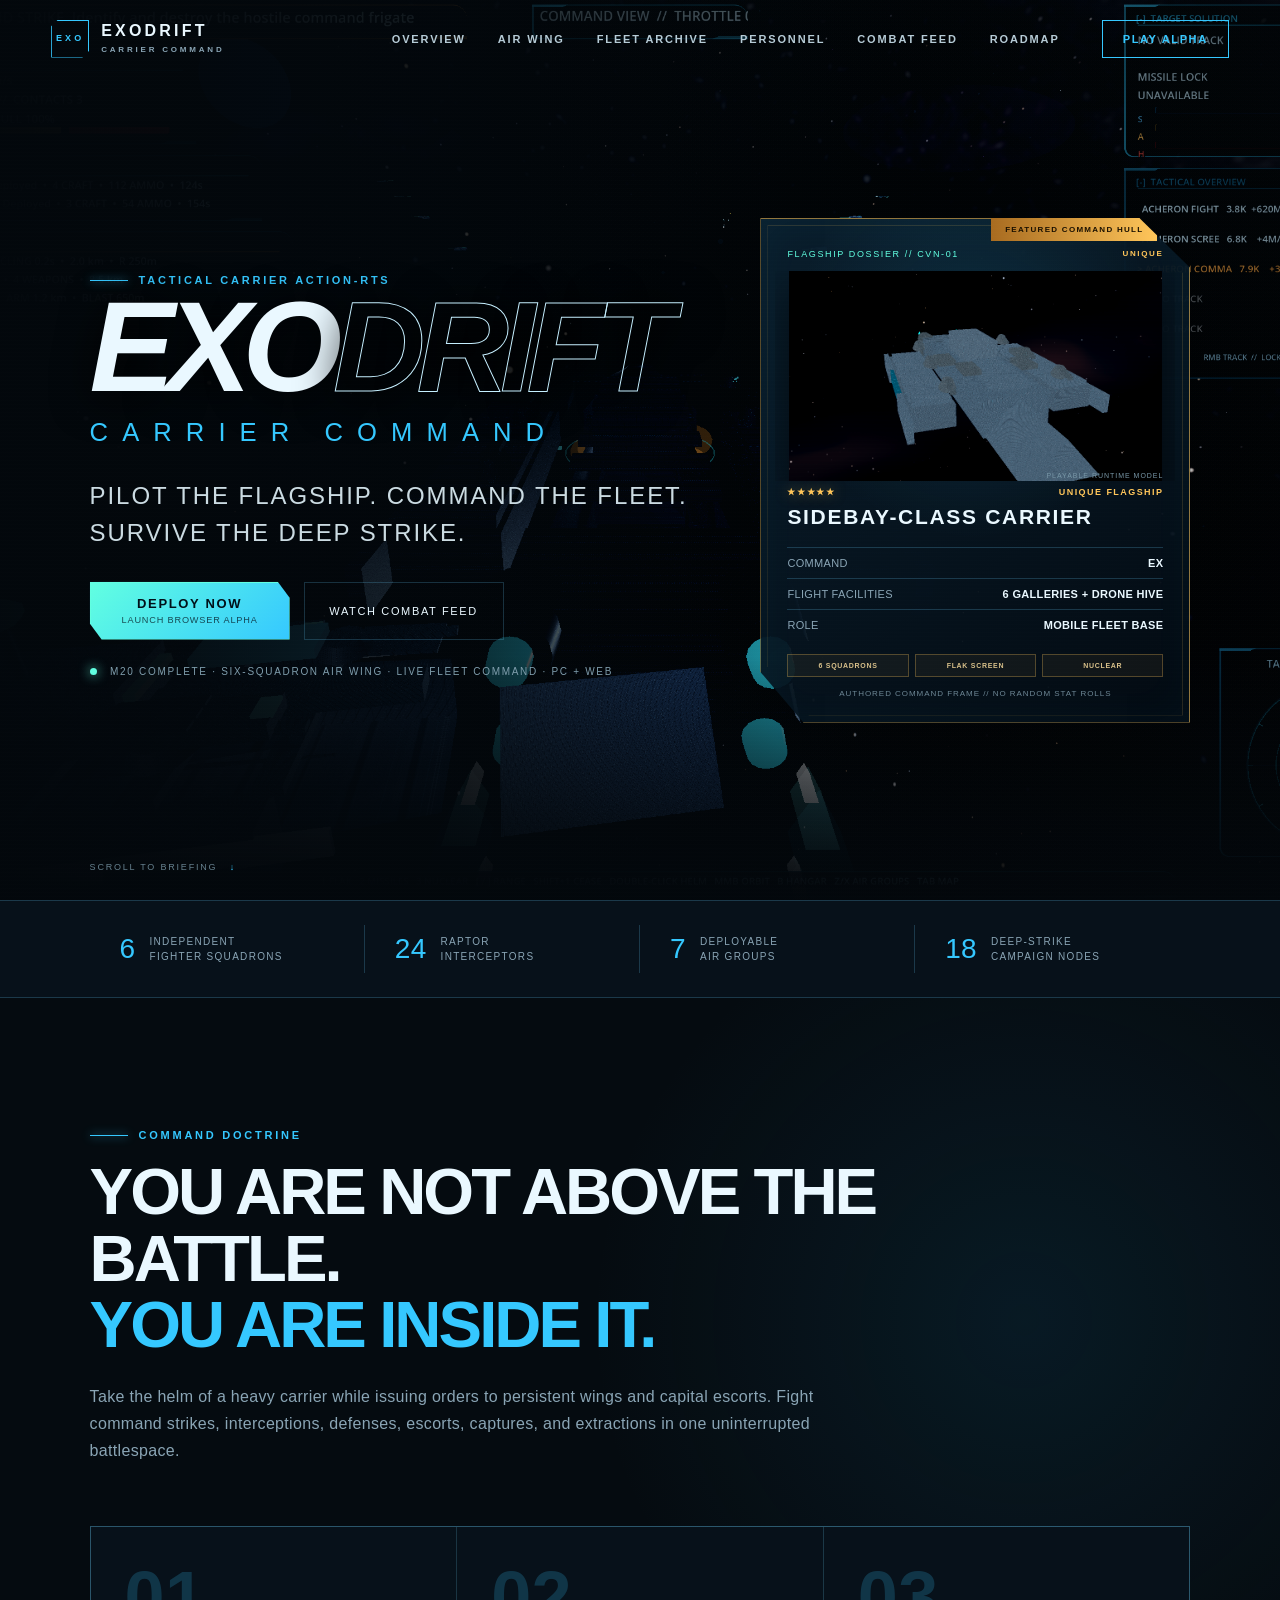
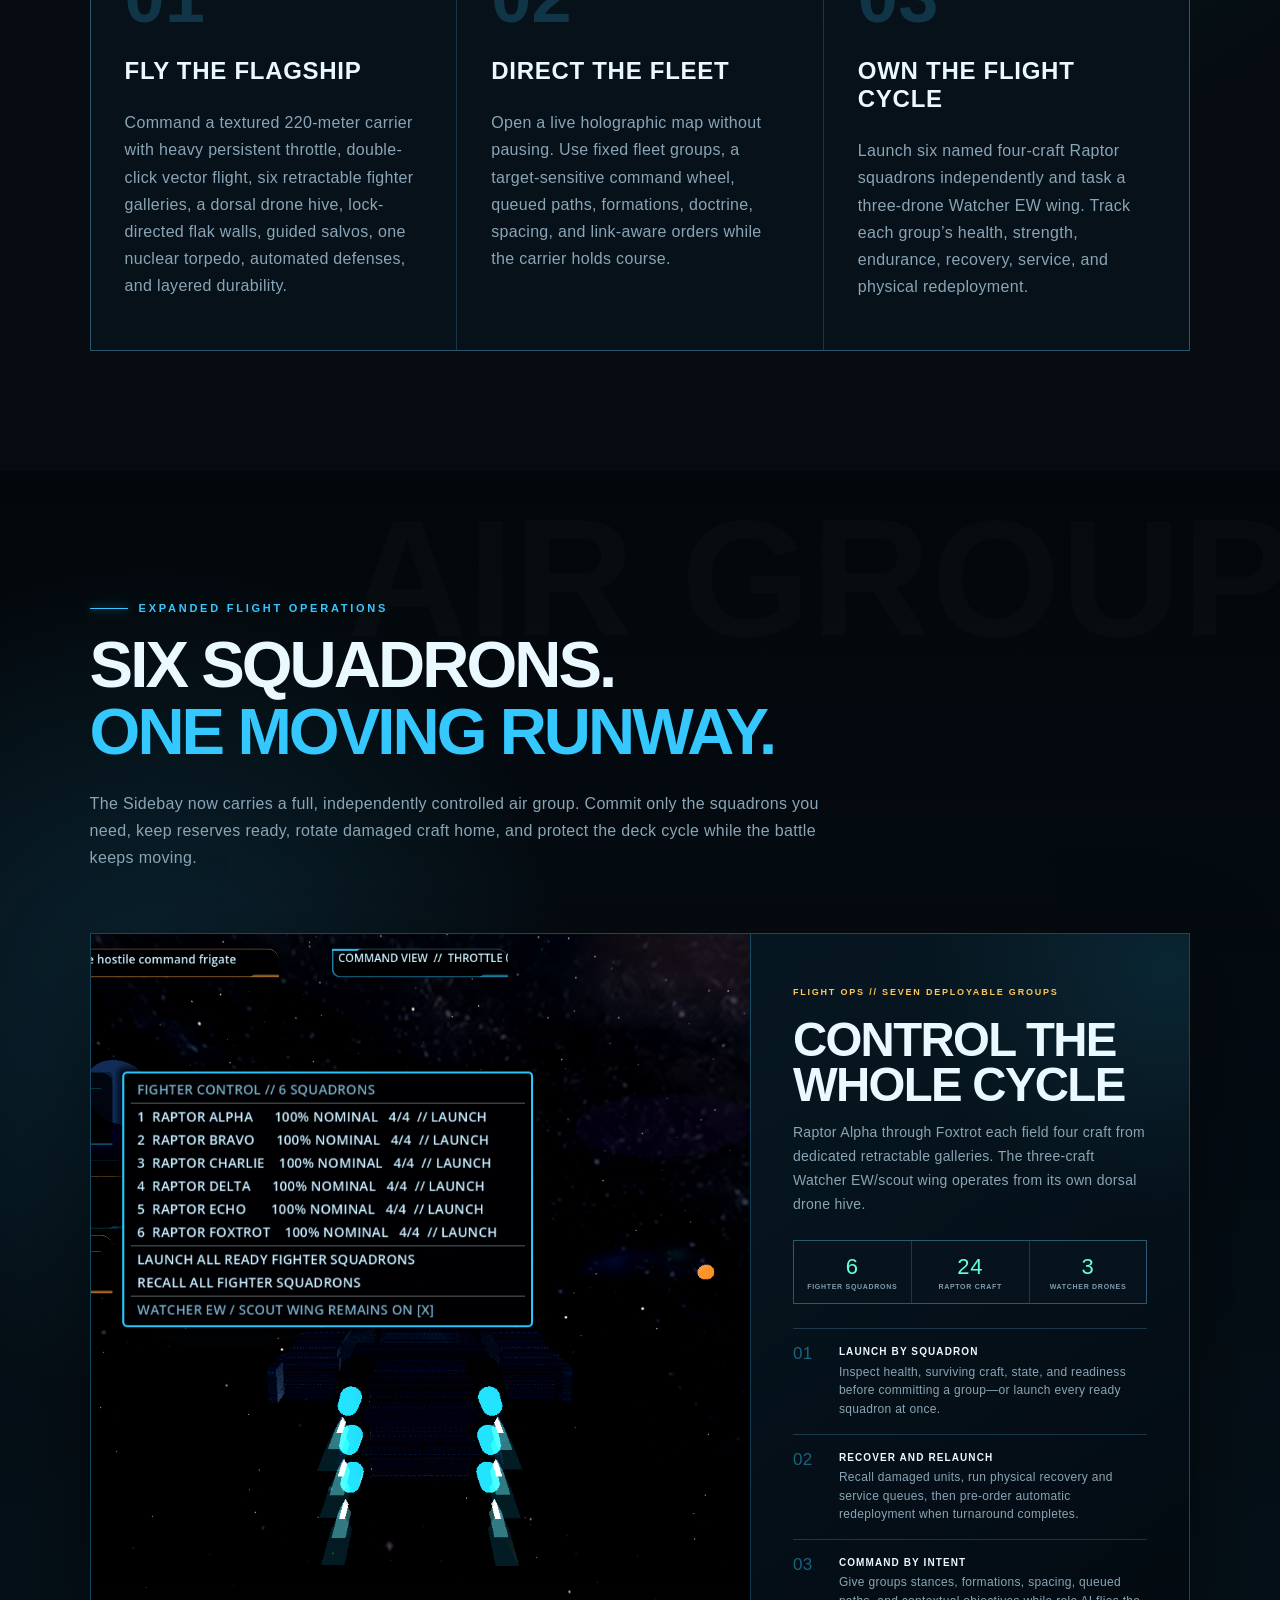
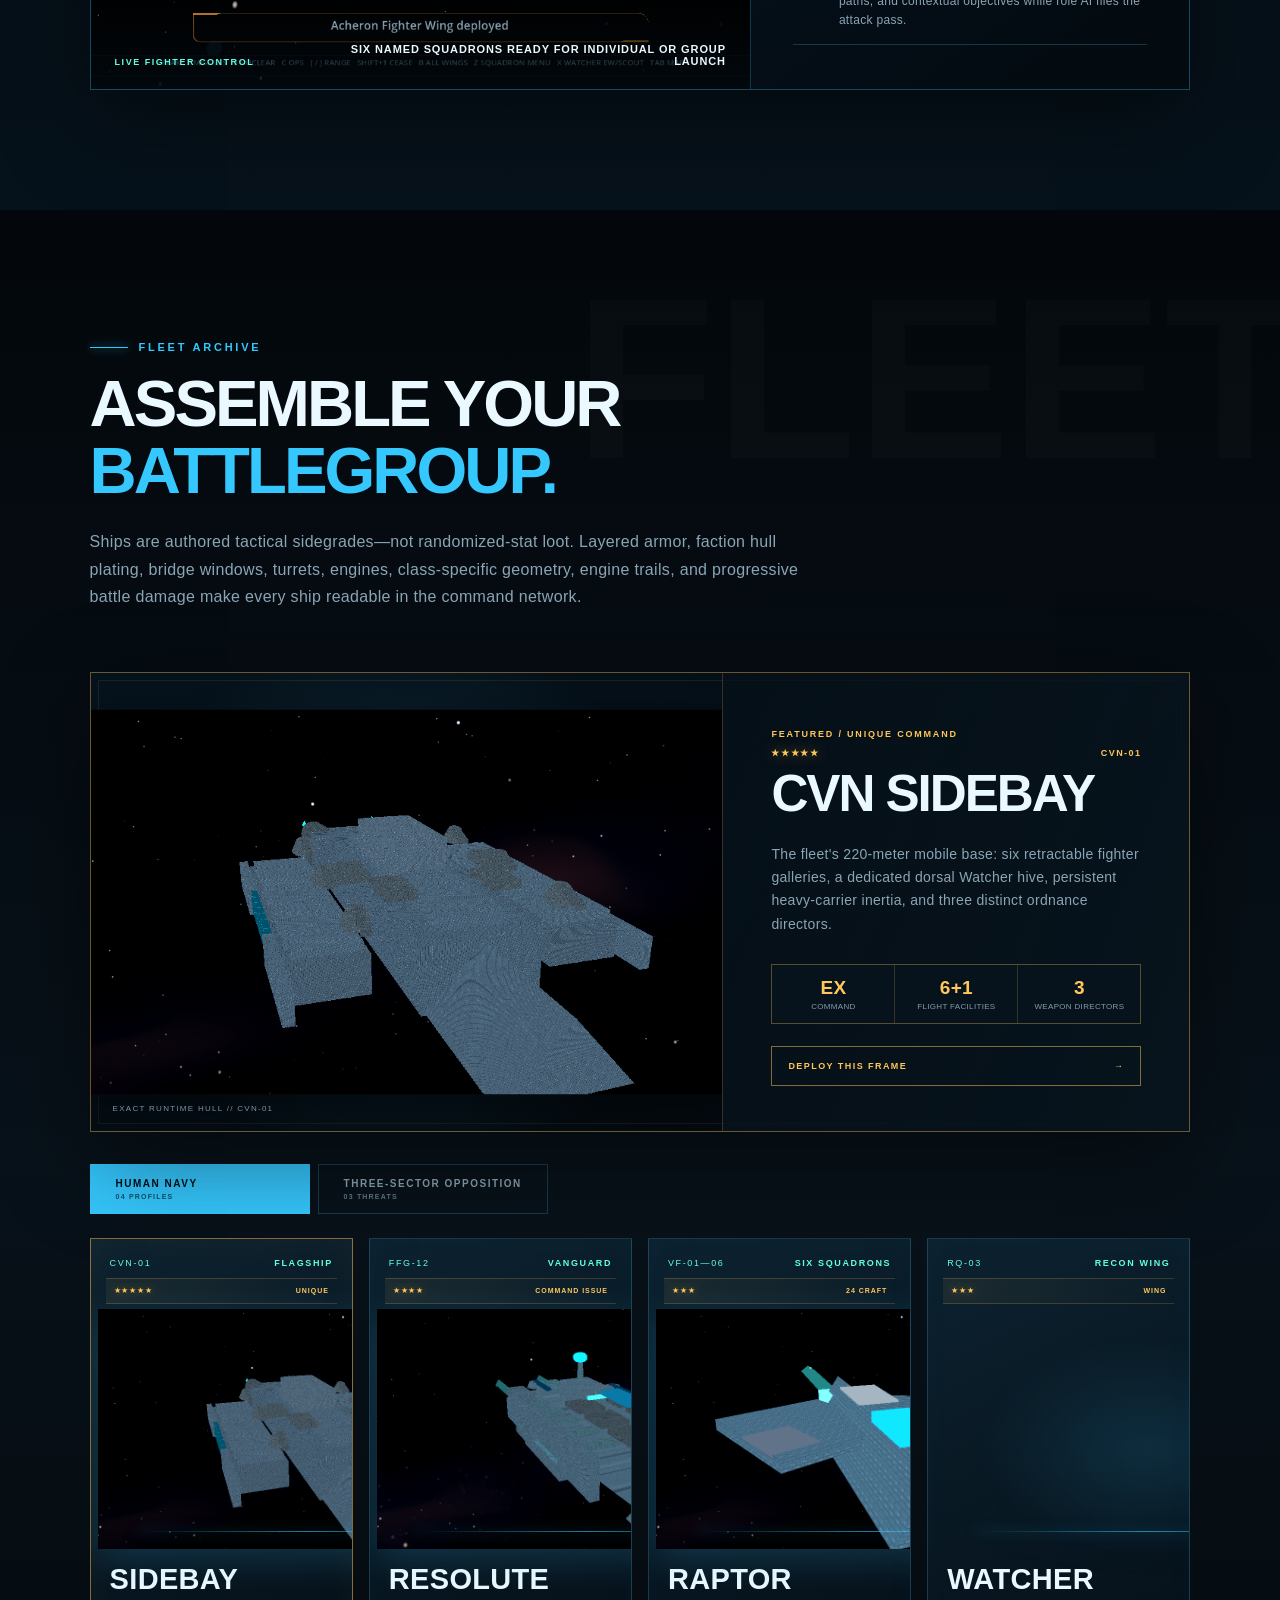
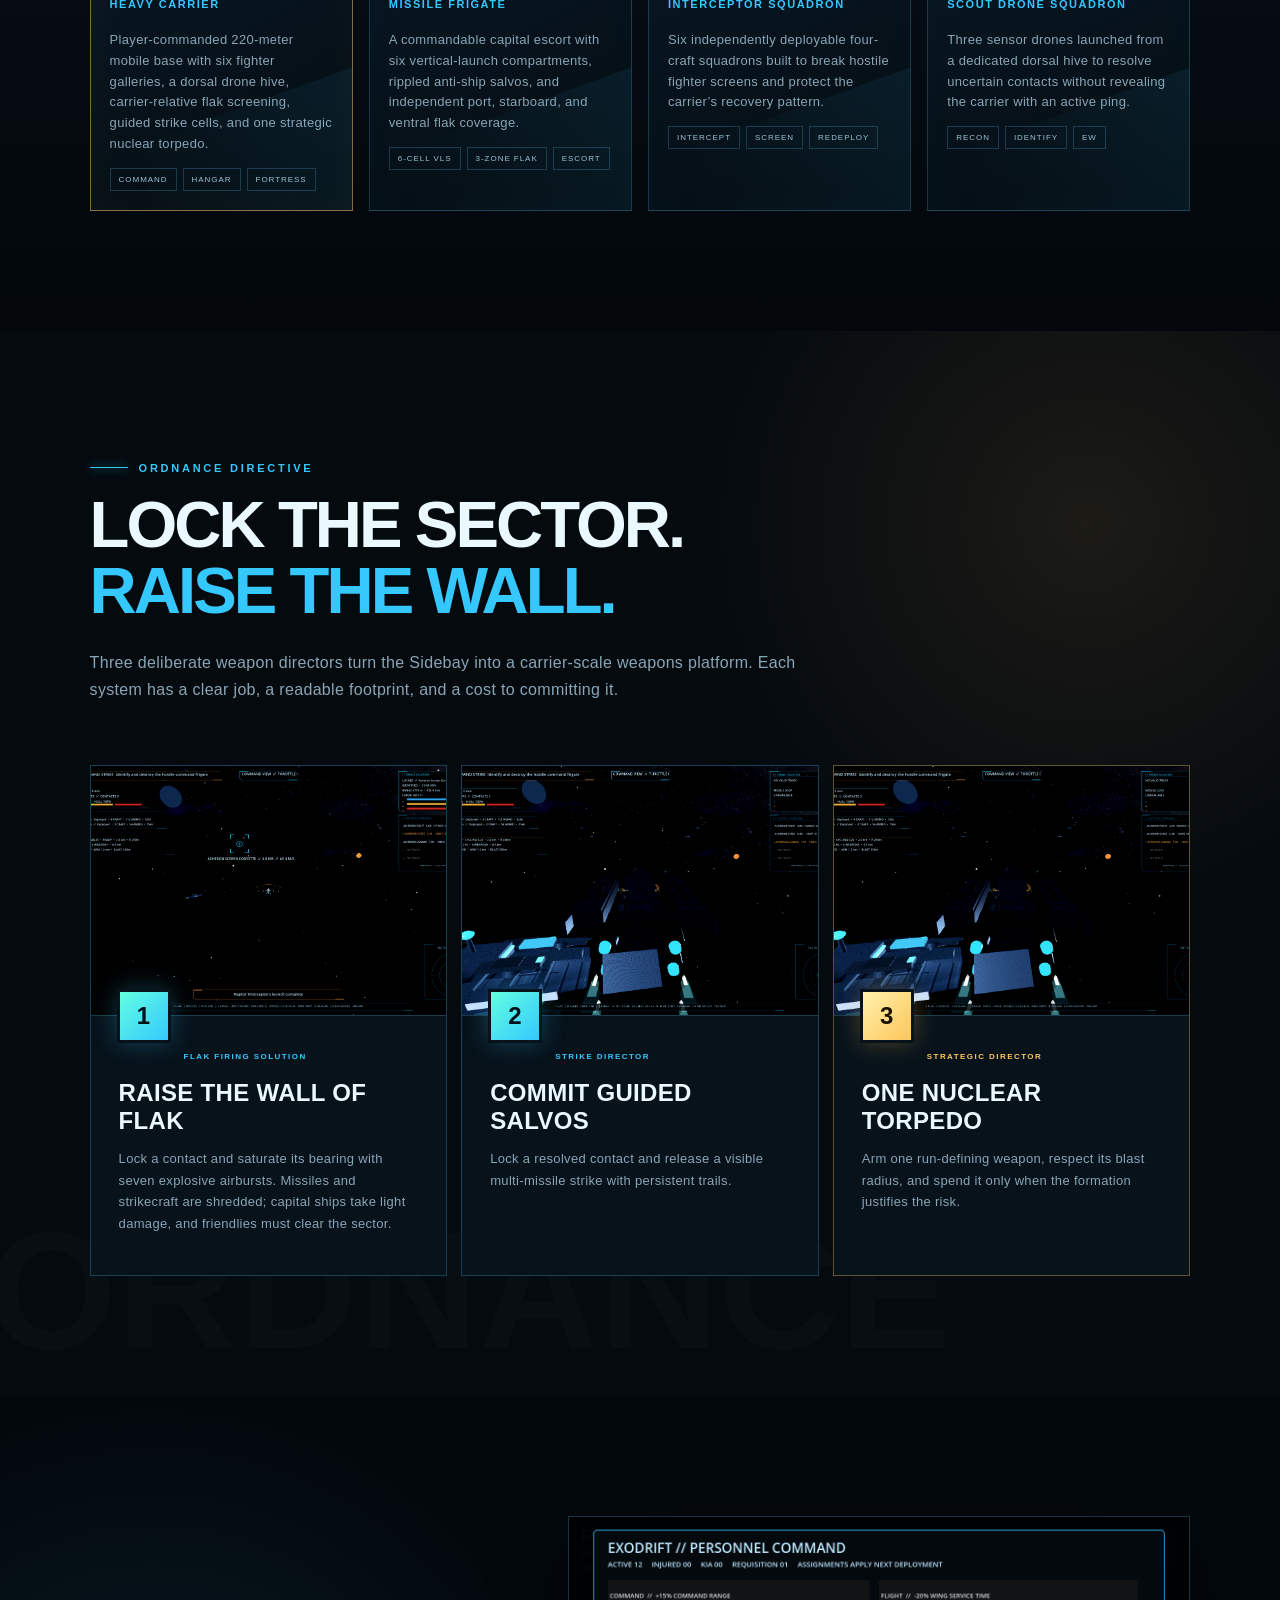
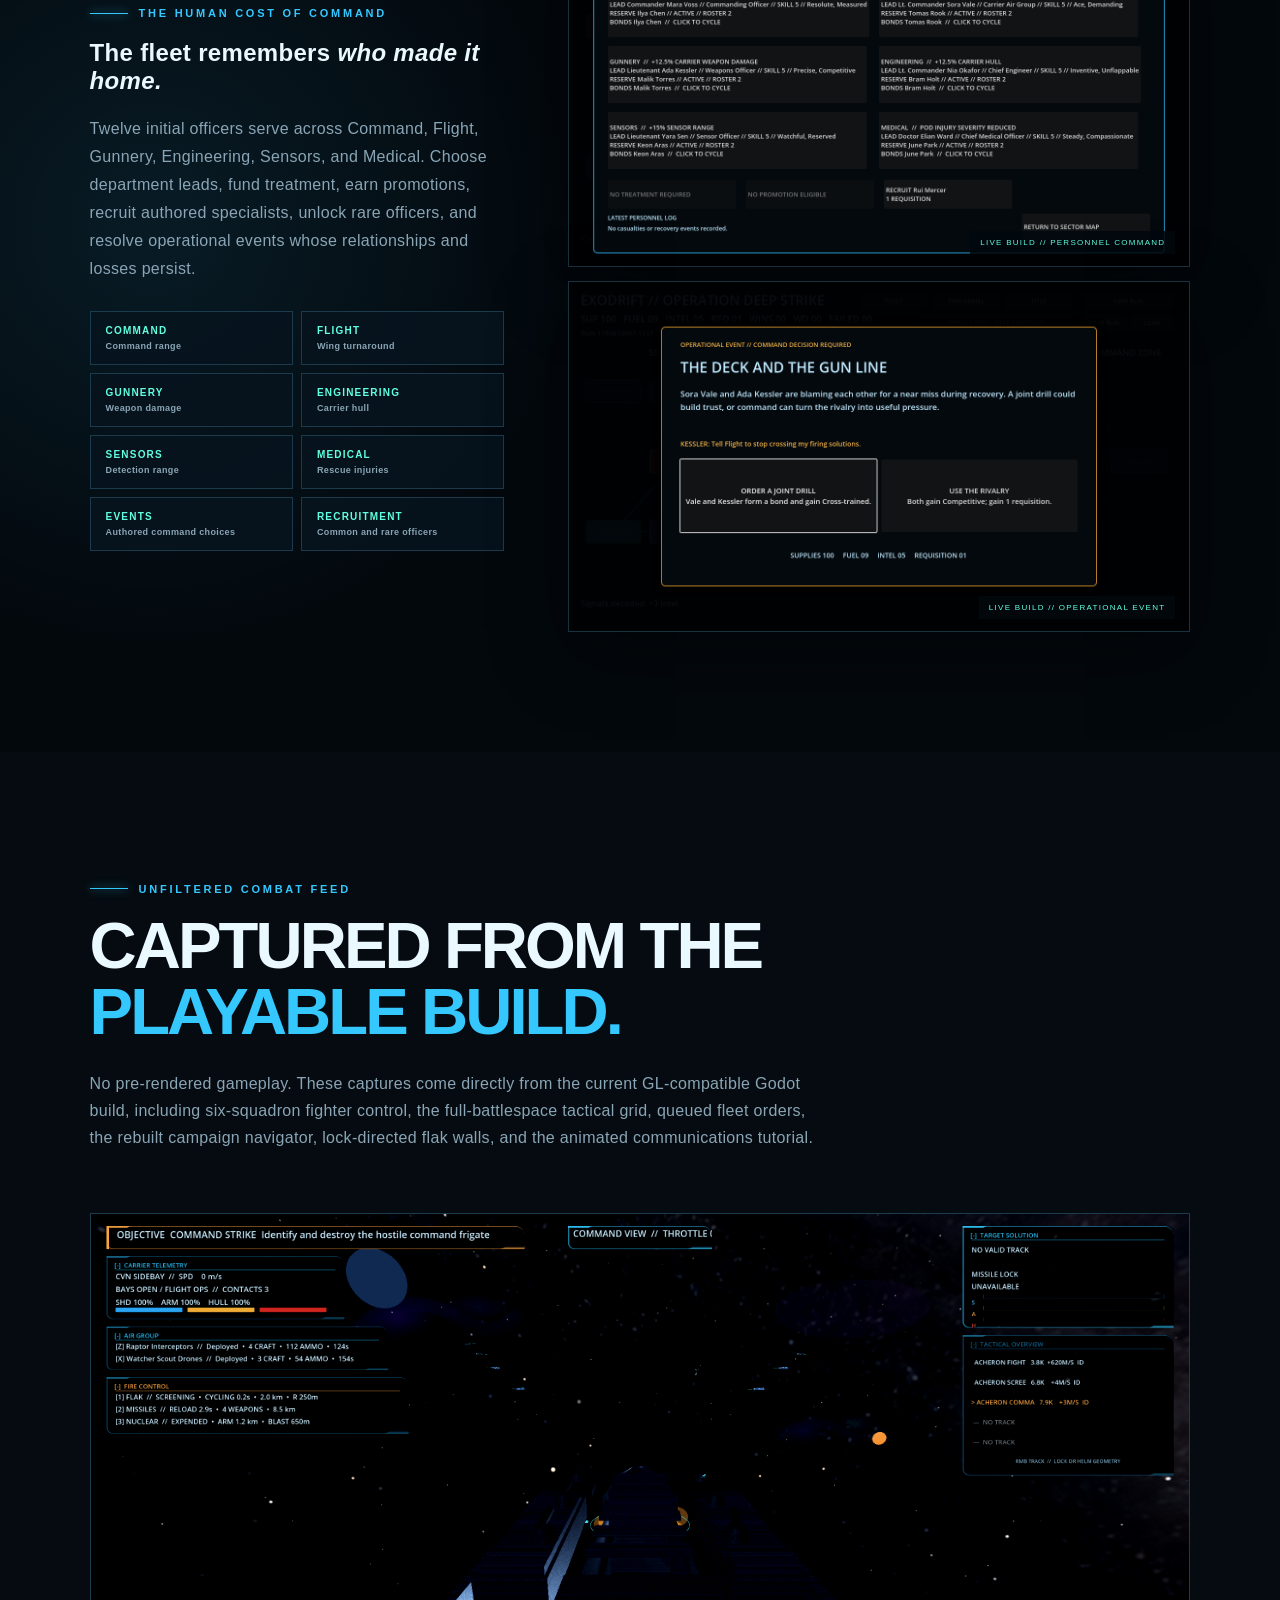
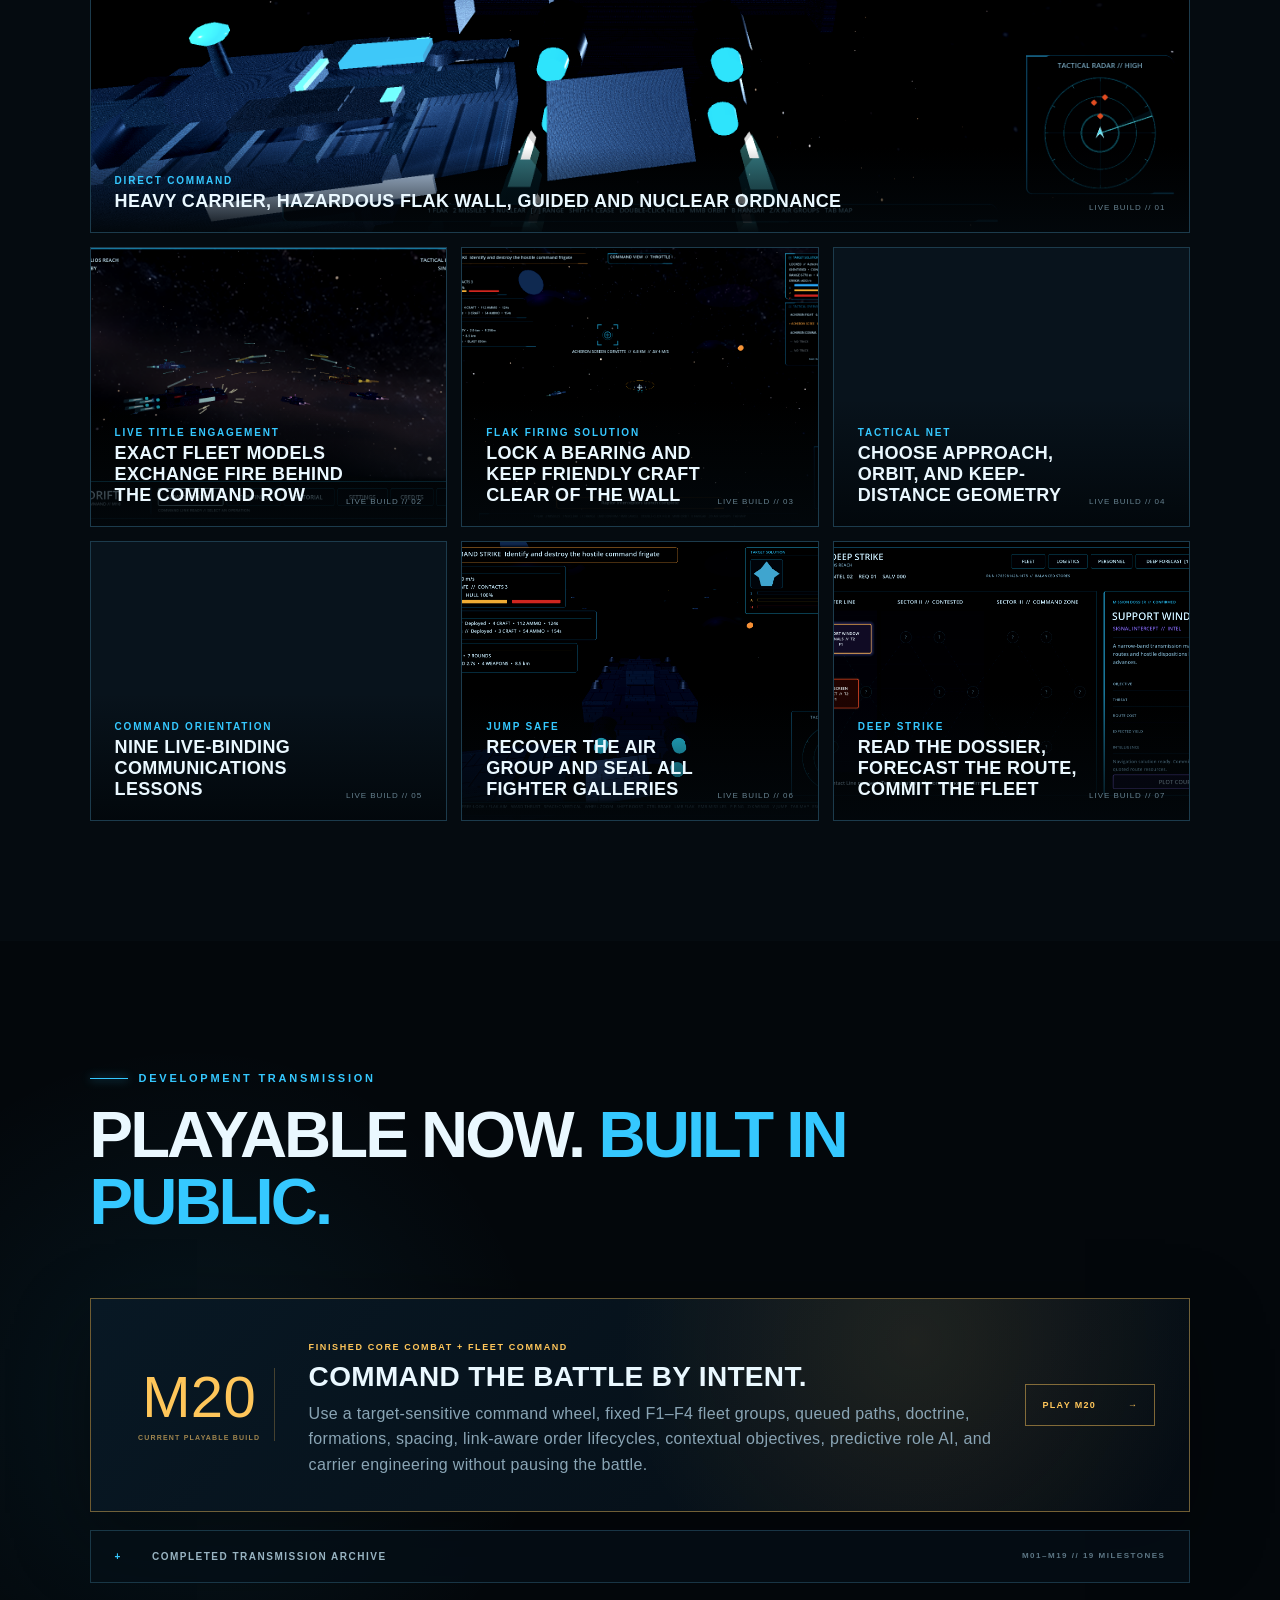
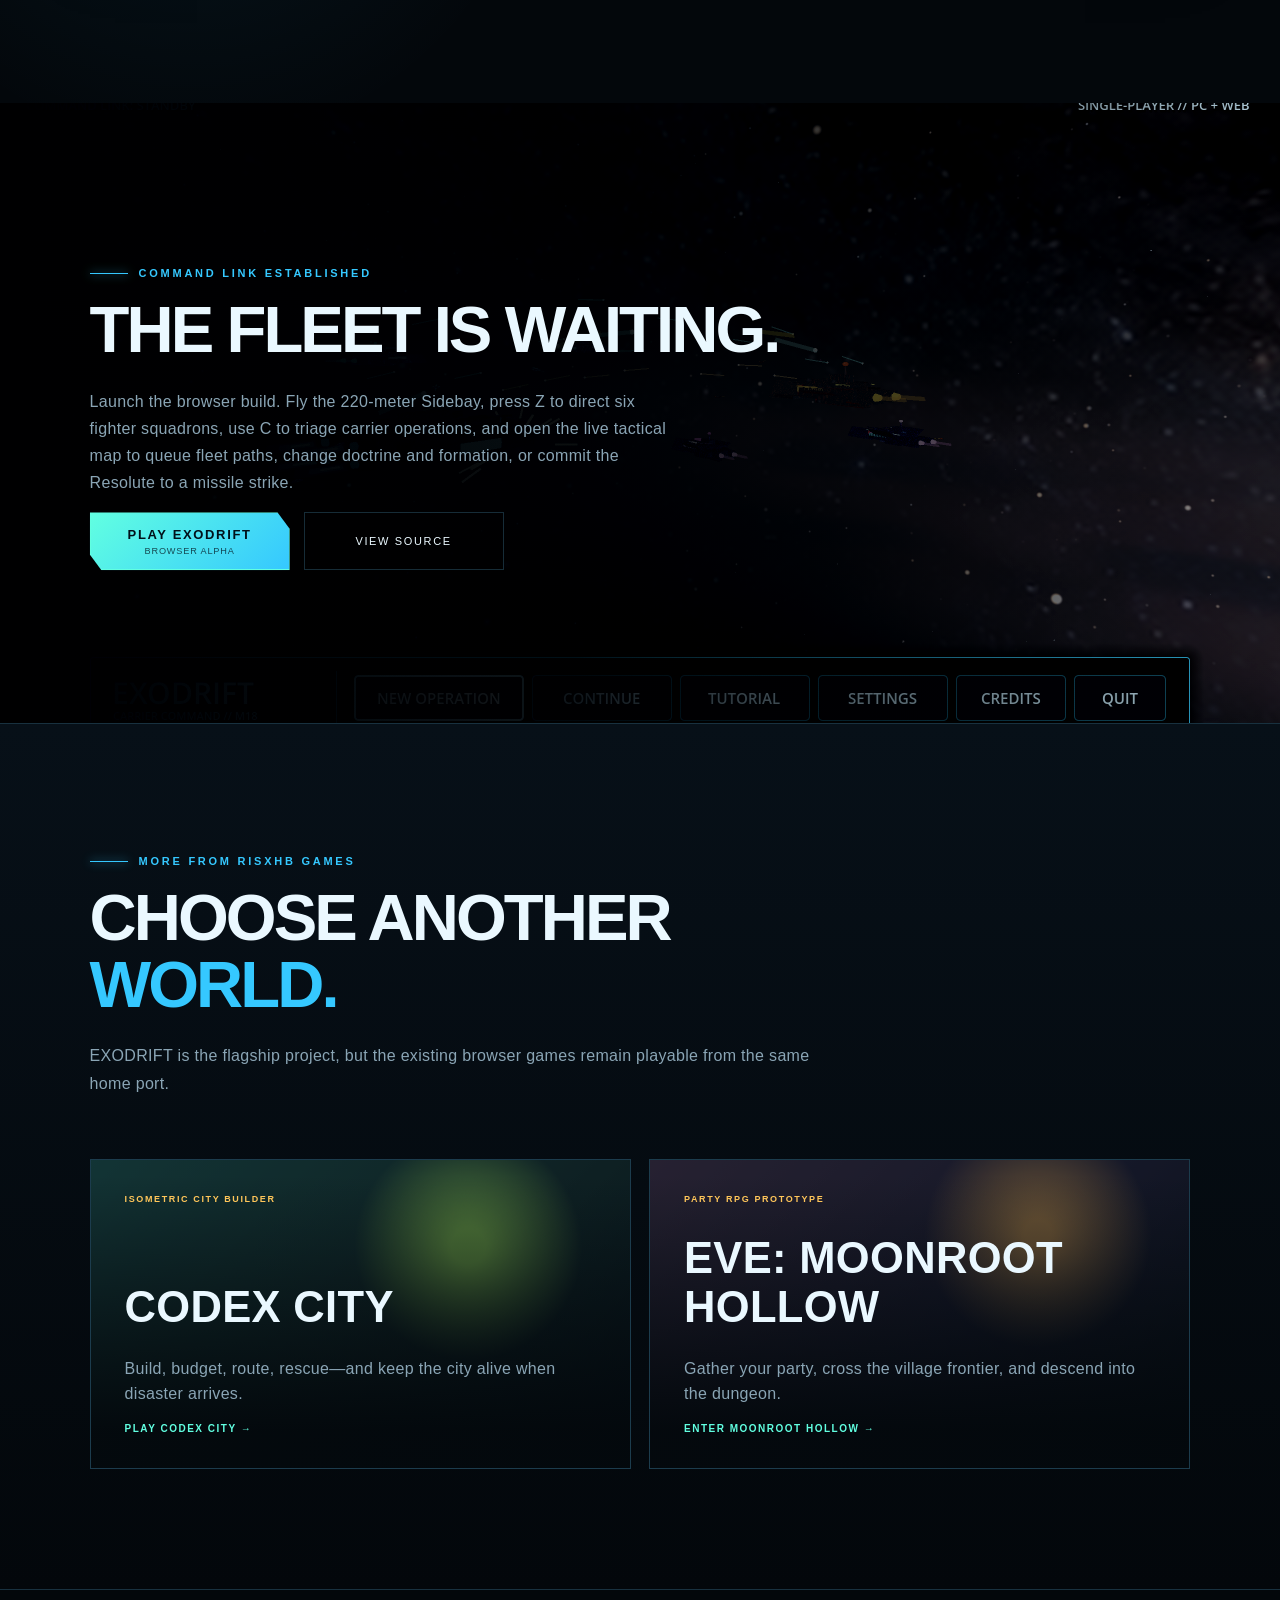
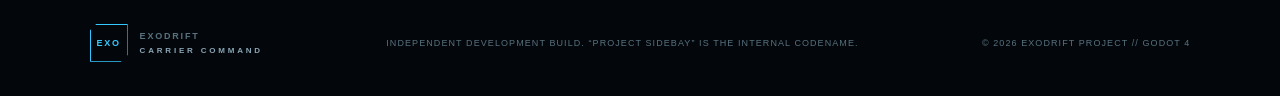
<file: web/index.html>
<!doctype html>
<html lang="en">
<head>
  <meta charset="utf-8">
  <meta name="viewport" content="width=device-width, initial-scale=1">
  <meta name="theme-color" content="#050b12">
  <meta name="description" content="EXODRIFT: Carrier Command is a single-player action-RTS where you pilot a 220-meter fleet carrier, direct six fighter squadrons and a scout wing, and command capital escorts through a live three-dimensional tactical battlespace.">
  <meta property="og:title" content="EXODRIFT: Carrier Command">
  <meta property="og:description" content="Pilot a 220-meter fleet carrier. Direct seven air groups. Command the deep strike without pausing the battle.">
  <meta property="og:type" content="website">
  <meta property="og:url" content="https://risxhb.github.io/exodrift/">
  <meta property="og:image" content="https://risxhb.github.io/exodrift/assets/flight-preview.png">
  <meta property="og:image:width" content="1920">
  <meta property="og:image:height" content="1080">
  <meta name="twitter:card" content="summary_large_image">
  <link rel="canonical" href="https://risxhb.github.io/exodrift/">
  <title>EXODRIFT: Carrier Command</title>
  <link rel="stylesheet" href="styles.css">
  <script src="site.js" defer></script>
</head>
<body>
  <div class="noise" aria-hidden="true"></div>
  <header class="nav-shell">
    <a class="brand" href="#top" aria-label="EXODRIFT home">
      <span class="brand-mark">EXO</span>
      <span>EXODRIFT<small>CARRIER COMMAND</small></span>
    </a>
    <nav aria-label="Primary navigation">
      <a href="#overview">Overview</a>
      <a href="#air-wing">Air Wing</a>
      <a href="#fleet">Fleet Archive</a>
      <a href="#personnel">Personnel</a>
      <a href="#footage">Combat Feed</a>
      <a href="#roadmap">Roadmap</a>
    </nav>
    <a class="nav-cta" href="https://risxhb.github.io/exodrift/play/">Play Alpha</a>
  </header>

  <main id="top">
    <section class="hero">
      <div class="hero-media" aria-hidden="true"></div>
      <div class="hero-vignette" aria-hidden="true"></div>
      <div class="hero-copy reveal">
        <p class="eyebrow"><span></span> Tactical carrier action-RTS</p>
        <h1>EXO<span>DRIFT</span></h1>
        <p class="subtitle">Carrier Command</p>
        <p class="tagline">Pilot the flagship. Command the fleet.<br>Survive the deep strike.</p>
        <div class="hero-actions">
          <a class="button primary" href="https://risxhb.github.io/exodrift/play/"><b>Deploy Now</b><small>Launch browser alpha</small></a>
          <a class="button ghost" href="#footage">Watch combat feed</a>
        </div>
        <div class="build-note"><i></i> M20 complete · Six-squadron air wing · Live fleet command · PC + Web</div>
      </div>
      <div class="hero-card reveal">
        <div class="featured-ribbon">FEATURED COMMAND HULL</div>
        <div class="card-kicker"><span>FLAGSHIP DOSSIER // CVN-01</span><b>UNIQUE</b></div>
        <figure class="hero-model">
          <img src="assets/sidebay-model.png" width="900" height="506" alt="Three-quarter view of the playable textured CVN Sidebay carrier" fetchpriority="high" decoding="async">
          <figcaption>PLAYABLE RUNTIME MODEL</figcaption>
        </figure>
        <div class="collection-rating" aria-label="Unique flagship classification"><span aria-hidden="true">&#9733;&#9733;&#9733;&#9733;&#9733;</span> UNIQUE FLAGSHIP</div>
        <div class="hero-card-title">Sidebay-class Carrier</div>
        <div class="stat"><span>Command</span><b>EX</b></div>
        <div class="stat"><span>Flight facilities</span><b>6 galleries + drone hive</b></div>
        <div class="stat"><span>Role</span><b>Mobile Fleet Base</b></div>
        <div class="hero-abilities"><span>6 SQUADRONS</span><span>FLAK SCREEN</span><span>NUCLEAR</span></div>
        <p class="authored-note">Authored command frame // no random stat rolls</p>
      </div>
      <a class="scroll-cue" href="#overview">SCROLL TO BRIEFING <span>↓</span></a>
    </section>

    <section class="signal-strip" aria-label="Game highlights">
      <div><strong>6</strong><span>Independent<br>fighter squadrons</span></div>
      <div><strong>24</strong><span>Raptor<br>interceptors</span></div>
      <div><strong>7</strong><span>Deployable<br>air groups</span></div>
      <div><strong>18</strong><span>Deep-strike<br>campaign nodes</span></div>
    </section>

    <section class="overview section" id="overview">
      <div class="section-heading reveal">
        <p class="eyebrow"><span></span> Command doctrine</p>
        <h2>You are not above the battle.<br><em>You are inside it.</em></h2>
        <p>Take the helm of a heavy carrier while issuing orders to persistent wings and capital escorts. Fight command strikes, interceptions, defenses, escorts, captures, and extractions in one uninterrupted battlespace.</p>
      </div>
      <div class="pillar-grid">
        <article class="pillar reveal">
          <div class="pillar-number">01</div>
          <h3>Fly the flagship</h3>
          <p>Command a textured 220-meter carrier with heavy persistent throttle, double-click vector flight, six retractable fighter galleries, a dorsal drone hive, lock-directed flak walls, guided salvos, one nuclear torpedo, automated defenses, and layered durability.</p>
        </article>
        <article class="pillar reveal">
          <div class="pillar-number">02</div>
          <h3>Direct the fleet</h3>
          <p>Open a live holographic map without pausing. Use fixed fleet groups, a target-sensitive command wheel, queued paths, formations, doctrine, spacing, and link-aware orders while the carrier holds course.</p>
        </article>
        <article class="pillar reveal">
          <div class="pillar-number">03</div>
          <h3>Own the flight cycle</h3>
          <p>Launch six named four-craft Raptor squadrons independently and task a three-drone Watcher EW wing. Track each group’s health, strength, endurance, recovery, service, and physical redeployment.</p>
        </article>
      </div>
    </section>

    <section class="air-wing section" id="air-wing">
      <div class="section-heading reveal">
        <p class="eyebrow"><span></span> Expanded flight operations</p>
        <h2>Six squadrons.<br><em>One moving runway.</em></h2>
        <p>The Sidebay now carries a full, independently controlled air group. Commit only the squadrons you need, keep reserves ready, rotate damaged craft home, and protect the deck cycle while the battle keeps moving.</p>
      </div>
      <div class="air-wing-layout">
        <figure class="air-wing-capture reveal">
          <img src="assets/air-group-squadron-menu.png" width="1920" height="1080" alt="Live fighter-control menu showing six independently deployable Raptor squadrons and the Watcher scout wing" loading="lazy" decoding="async">
          <figcaption><b>LIVE FIGHTER CONTROL</b><span>Six named squadrons ready for individual or group launch</span></figcaption>
        </figure>
        <div class="air-wing-brief reveal">
          <p class="feature-code">FLIGHT OPS // SEVEN DEPLOYABLE GROUPS</p>
          <h3>Control the whole cycle</h3>
          <p>Raptor Alpha through Foxtrot each field four craft from dedicated retractable galleries. The three-craft Watcher EW/scout wing operates from its own dorsal drone hive.</p>
          <div class="air-wing-stats" aria-label="Air group strength">
            <span><b>6</b> Fighter squadrons</span>
            <span><b>24</b> Raptor craft</span>
            <span><b>3</b> Watcher drones</span>
          </div>
          <div class="air-wing-list">
            <div><span>01</span><p><b>Launch by squadron</b>Inspect health, surviving craft, state, and readiness before committing a group—or launch every ready squadron at once.</p></div>
            <div><span>02</span><p><b>Recover and relaunch</b>Recall damaged units, run physical recovery and service queues, then pre-order automatic redeployment when turnaround completes.</p></div>
            <div><span>03</span><p><b>Command by intent</b>Give groups stances, formations, spacing, queued paths, and contextual objectives while role AI flies the attack pass.</p></div>
          </div>
        </div>
      </div>
    </section>

    <section class="fleet section" id="fleet">
      <div class="section-heading compact reveal">
        <p class="eyebrow"><span></span> Fleet archive</p>
        <h2>Assemble your <em>battlegroup.</em></h2>
        <p>Ships are authored tactical sidegrades—not randomized-stat loot. Layered armor, faction hull plating, bridge windows, turrets, engines, class-specific geometry, engine trails, and progressive battle damage make every ship readable in the command network.</p>
      </div>
      <article class="featured-hull reveal">
        <figure>
          <img src="assets/sidebay-model.png" width="900" height="506" alt="Playable CVN Sidebay command carrier rendered directly from Godot" loading="lazy" decoding="async">
          <figcaption>EXACT RUNTIME HULL // CVN-01</figcaption>
        </figure>
        <div class="featured-hull-copy">
          <p class="feature-code">FEATURED / UNIQUE COMMAND</p>
          <div class="collection-rating"><span aria-hidden="true">&#9733;&#9733;&#9733;&#9733;&#9733;</span> CVN-01</div>
          <h3>CVN Sidebay</h3>
          <p>The fleet's 220-meter mobile base: six retractable fighter galleries, a dedicated dorsal Watcher hive, persistent heavy-carrier inertia, and three distinct ordnance directors.</p>
          <div class="featured-stats"><span><b>EX</b> Command</span><span><b>6+1</b> Flight facilities</span><span><b>3</b> Weapon directors</span></div>
          <a class="dossier-cta" href="https://risxhb.github.io/exodrift/play/">DEPLOY THIS FRAME <span>→</span></a>
        </div>
      </article>
      <div class="fleet-tabs" role="tablist" aria-label="Fleet factions">
        <button class="active" id="fleet-tab-navy" role="tab" aria-selected="true" aria-controls="fleet-panel-navy" tabindex="0" data-faction="navy"><span>Human Navy</span><b>04 PROFILES</b></button>
        <button id="fleet-tab-opposition" role="tab" aria-selected="false" aria-controls="fleet-panel-opposition" tabindex="-1" data-faction="opposition"><span>Three-Sector Opposition</span><b>03 THREATS</b></button>
      </div>
      <div class="ship-carousel" id="fleet-panel-navy" role="tabpanel" aria-labelledby="fleet-tab-navy" data-fleet="navy">
        <article class="ship-card flagship reveal">
          <div class="card-top"><span>CVN-01</span><b>FLAGSHIP</b></div>
          <div class="card-rating"><span aria-hidden="true">&#9733;&#9733;&#9733;&#9733;&#9733;</span><b>UNIQUE</b></div>
          <figure class="ship-visual model-render"><img src="assets/sidebay-model.png" width="900" height="506" alt="Three-quarter render of the textured Sidebay heavy carrier model from the game" loading="lazy" decoding="async"><figcaption>PLAYABLE MODEL // CVN SIDEBAY</figcaption></figure>
          <h3>Sidebay</h3><p class="role">Heavy Carrier</p>
          <p>Player-commanded 220-meter mobile base with six fighter galleries, a dorsal drone hive, carrier-relative flak screening, guided strike cells, and one strategic nuclear torpedo.</p>
          <div class="traits"><span>COMMAND</span><span>HANGAR</span><span>FORTRESS</span></div>
        </article>
        <article class="ship-card reveal">
          <div class="card-top"><span>FFG-12</span><b>VANGUARD</b></div>
          <div class="card-rating"><span aria-hidden="true">&#9733;&#9733;&#9733;&#9733;</span><b>COMMAND ISSUE</b></div>
          <figure class="ship-visual model-render"><img src="assets/resolute-model.png" width="900" height="506" alt="Three-quarter render of the textured Resolute missile frigate model from the game" loading="lazy" decoding="async"><figcaption>PLAYABLE MODEL // ISS RESOLUTE</figcaption></figure>
          <h3>Resolute</h3><p class="role">Missile Frigate</p>
          <p>A commandable capital escort with six vertical-launch compartments, rippled anti-ship salvos, and independent port, starboard, and ventral flak coverage.</p>
          <div class="traits"><span>6-CELL VLS</span><span>3-ZONE FLAK</span><span>ESCORT</span></div>
        </article>
        <article class="ship-card reveal">
          <div class="card-top"><span>VF-01—06</span><b>SIX SQUADRONS</b></div>
          <div class="card-rating"><span aria-hidden="true">&#9733;&#9733;&#9733;</span><b>24 CRAFT</b></div>
          <figure class="ship-visual model-render"><img src="assets/raptor-model.png" width="900" height="506" alt="Three-quarter render of the textured Raptor interceptor model from the game" loading="lazy" decoding="async"><figcaption>PLAYABLE MODEL // RAPTOR</figcaption></figure>
          <h3>Raptor</h3><p class="role">Interceptor Squadron</p>
          <p>Six independently deployable four-craft squadrons built to break hostile fighter screens and protect the carrier’s recovery pattern.</p>
          <div class="traits"><span>INTERCEPT</span><span>SCREEN</span><span>REDEPLOY</span></div>
        </article>
        <article class="ship-card reveal">
          <div class="card-top"><span>RQ-03</span><b>RECON WING</b></div>
          <div class="card-rating"><span aria-hidden="true">&#9733;&#9733;&#9733;</span><b>WING</b></div>
          <figure class="ship-visual model-render"><img src="assets/watcher-model.png" width="900" height="506" alt="Three-quarter render of the textured Watcher scout drone model from the game" loading="lazy" decoding="async"><figcaption>PLAYABLE MODEL // WATCHER</figcaption></figure>
          <h3>Watcher</h3><p class="role">Scout Drone Squadron</p>
          <p>Three sensor drones launched from a dedicated dorsal hive to resolve uncertain contacts without revealing the carrier with an active ping.</p>
          <div class="traits"><span>RECON</span><span>IDENTIFY</span><span>EW</span></div>
        </article>
      </div>
      <div class="ship-carousel hidden" id="fleet-panel-opposition" role="tabpanel" aria-labelledby="fleet-tab-opposition" data-fleet="opposition" hidden>
        <article class="ship-card hostile flagship reveal visible">
          <div class="card-top"><span>UNKNOWN-01</span><b>HOSTILE COMMAND</b></div>
          <div class="card-rating threat"><span>THREAT</span><b>V / V</b></div>
          <figure class="ship-visual model-render"><img src="assets/acheron-picket-model.png" width="900" height="506" alt="Three-quarter render of the textured Acheron Picket command frigate model from the game" loading="lazy" decoding="async"><figcaption>HOSTILE MODEL // ACHERON PICKET</figcaption></figure>
          <h3>Acheron Picket</h3><p class="role">Outer-Line Command Frigate</p>
          <p>A disciplined missile picket protected by a fast screen and four-fighter attack wing. It teaches the sensor, launch, and command fundamentals of the deep strike.</p>
          <div class="traits"><span>COMMAND</span><span>PICKET</span><span>MISSILE</span></div>
        </article>
        <article class="ship-card hostile reveal visible">
          <div class="card-top"><span>UNKNOWN-02</span><b>HOSTILE SCREEN</b></div>
          <div class="card-rating threat"><span>THREAT</span><b>IV / V</b></div>
          <figure class="ship-visual model-render"><img src="assets/vesper-lance-model.png" width="900" height="506" alt="Three-quarter render of the textured Vesper Lance command cruiser model from the game" loading="lazy" decoding="async"><figcaption>HOSTILE MODEL // VESPER LANCE</figcaption></figure>
          <h3>Vesper Lance</h3><p class="role">Contested-Space Cruiser</p>
          <p>A purple-hulled lance cruiser operating with a needle corvette and five Gloam fighters in a split high-low formation.</p>
          <div class="traits"><span>TORPEDO</span><span>PINCER</span><span>MOBILE</span></div>
        </article>
        <article class="ship-card hostile reveal visible">
          <div class="card-top"><span>UNKNOWN-03</span><b>HOSTILE WING</b></div>
          <div class="card-rating threat"><span>THREAT</span><b>V / V</b></div>
          <figure class="ship-visual model-render"><img src="assets/crucible-regent-model.png" width="900" height="506" alt="Three-quarter render of the textured Crucible Regent battlecruiser model from the game" loading="lazy" decoding="async"><figcaption>HOSTILE MODEL // CRUCIBLE REGENT</figcaption></figure>
          <h3>Crucible Regent</h3><p class="role">Command-Zone Battlecruiser</p>
          <p>A layered alien-carapace warship backed by a breach destroyer and six Ember Talons in a deeper, heavier command-zone formation.</p>
          <div class="traits"><span>SIEGE</span><span>CARAPACE</span><span>HEAVY</span></div>
        </article>
      </div>
    </section>

    <section class="ordnance section" id="ordnance">
      <div class="section-heading compact reveal">
        <p class="eyebrow"><span></span> Ordnance directive</p>
        <h2>Lock the sector.<br><em>Raise the wall.</em></h2>
        <p>Three deliberate weapon directors turn the Sidebay into a carrier-scale weapons platform. Each system has a clear job, a readable footprint, and a cost to committing it.</p>
      </div>
      <div class="ordnance-grid">
        <article class="ordnance-card reveal">
          <figure><img src="assets/flak-placement-preview.png" width="1280" height="720" alt="Carrier flak director showing the 250-meter saturation volume" loading="lazy" decoding="async"></figure>
          <div class="ordnance-copy"><span class="weapon-key">1</span><p>FLAK FIRING SOLUTION</p><h3>Raise the wall of flak</h3><p>Lock a contact and saturate its bearing with seven explosive airbursts. Missiles and strikecraft are shredded; capital ships take light damage, and friendlies must clear the sector.</p></div>
        </article>
        <article class="ordnance-card reveal">
          <figure><img src="assets/flight-preview.png" width="1920" height="1080" alt="Sidebay combat view with guided missile fire control" loading="lazy" decoding="async"></figure>
          <div class="ordnance-copy"><span class="weapon-key">2</span><p>STRIKE DIRECTOR</p><h3>Commit guided salvos</h3><p>Lock a resolved contact and release a visible multi-missile strike with persistent trails.</p></div>
        </article>
        <article class="ordnance-card nuclear reveal">
          <figure><img src="assets/flight-preview.png" width="1920" height="1080" alt="Carrier fire-control view showing the single strategic nuclear torpedo state" loading="lazy" decoding="async"></figure>
          <div class="ordnance-copy"><span class="weapon-key">3</span><p>STRATEGIC DIRECTOR</p><h3>One nuclear torpedo</h3><p>Arm one run-defining weapon, respect its blast radius, and spend it only when the formation justifies the risk.</p></div>
        </article>
      </div>
    </section>

    <section class="personnel-showcase section" id="personnel">
      <div class="personnel-copy reveal">
        <p class="eyebrow"><span></span> The human cost of command</p>
        <h2>The fleet remembers <em>who made it home.</em></h2>
        <p>Twelve initial officers serve across Command, Flight, Gunnery, Engineering, Sensors, and Medical. Choose department leads, fund treatment, earn promotions, recruit authored specialists, unlock rare officers, and resolve operational events whose relationships and losses persist.</p>
        <div class="department-grid">
          <span>COMMAND<small>Command range</small></span>
          <span>FLIGHT<small>Wing turnaround</small></span>
          <span>GUNNERY<small>Weapon damage</small></span>
          <span>ENGINEERING<small>Carrier hull</small></span>
          <span>SENSORS<small>Detection range</small></span>
          <span>MEDICAL<small>Rescue injuries</small></span>
          <span>EVENTS<small>Authored command choices</small></span>
          <span>RECRUITMENT<small>Common and rare officers</small></span>
        </div>
      </div>
      <div class="personnel-media">
        <figure class="personnel-image reveal">
          <img src="assets/personnel-preview.png" width="1280" height="720" alt="Personnel Command screen showing departments, treatment, promotion, and recruitment" loading="lazy" decoding="async">
          <figcaption>LIVE BUILD // PERSONNEL COMMAND</figcaption>
        </figure>
        <figure class="personnel-image reveal">
          <img src="assets/event-preview.png" width="1280" height="720" alt="Operational event screen presenting two relationship choices" loading="lazy" decoding="async">
          <figcaption>LIVE BUILD // OPERATIONAL EVENT</figcaption>
        </figure>
      </div>
    </section>

    <section class="footage section" id="footage">
      <div class="section-heading compact reveal">
        <p class="eyebrow"><span></span> Unfiltered combat feed</p>
        <h2>Captured from the <em>playable build.</em></h2>
        <p>No pre-rendered gameplay. These captures come directly from the current GL-compatible Godot build, including six-squadron fighter control, the full-battlespace tactical grid, queued fleet orders, the rebuilt campaign navigator, lock-directed flak walls, and the animated communications tutorial.</p>
      </div>
      <div class="gallery">
        <figure class="gallery-main reveal">
          <img src="assets/flight-preview.png" width="2560" height="1440" alt="Carrier combat viewed from the third-person flight camera at 2560 by 1440" loading="lazy" decoding="async">
          <figcaption><b>DIRECT COMMAND</b><span>Heavy carrier, hazardous flak wall, guided and nuclear ordnance</span><i>LIVE BUILD // 01</i></figcaption>
        </figure>
        <figure class="reveal">
          <img src="assets/menu-preview.png" width="2560" height="1440" alt="Compact bottom EXODRIFT command row beneath a battle using the refit Sidebay and galaxy arm" loading="lazy" decoding="async">
          <figcaption><b>LIVE TITLE ENGAGEMENT</b><span>Exact fleet models exchange fire behind the command row</span><i>LIVE BUILD // 02</i></figcaption>
        </figure>
        <figure class="reveal">
          <img src="assets/flak-placement-preview.png" width="1280" height="720" alt="Flak director showing the 250-meter airburst hazard volume" loading="lazy" decoding="async">
          <figcaption><b>FLAK FIRING SOLUTION</b><span>Lock a bearing and keep friendly craft clear of the wall</span><i>LIVE BUILD // 03</i></figcaption>
        </figure>
        <figure class="reveal">
          <img src="assets/tactical-preview.png" width="2560" height="1440" alt="Live three-dimensional tactical map with the carrier relative-navigation menu open" loading="lazy" decoding="async">
          <figcaption><b>TACTICAL NET</b><span>Choose approach, orbit, and keep-distance geometry</span><i>LIVE BUILD // 04</i></figcaption>
        </figure>
        <figure class="reveal">
          <img src="assets/tutorial-preview.png" width="2560" height="1440" alt="Commander Mara Voss animated communications tutorial" loading="lazy" decoding="async">
          <figcaption><b>COMMAND ORIENTATION</b><span>Nine live-binding communications lessons</span><i>LIVE BUILD // 05</i></figcaption>
        </figure>
        <figure class="reveal">
          <img src="assets/bays-sealed-preview.png" width="1920" height="1080" alt="Sidebay carrier with all armored fighter galleries retracted and jump-safe" loading="lazy" decoding="async">
          <figcaption><b>JUMP SAFE</b><span>Recover the air group and seal all fighter galleries</span><i>LIVE BUILD // 06</i></figcaption>
        </figure>
        <figure class="reveal">
          <img src="assets/campaign-preview.png" width="1920" height="1080" alt="Rebuilt three-sector campaign navigator with route forecasts and a detailed mission dossier" loading="lazy" decoding="async">
          <figcaption><b>DEEP STRIKE</b><span>Read the dossier, forecast the route, commit the fleet</span><i>LIVE BUILD // 07</i></figcaption>
        </figure>
      </div>
    </section>

    <section class="roadmap section" id="roadmap">
      <div class="section-heading compact reveal">
        <p class="eyebrow"><span></span> Development transmission</p>
        <h2>Playable now. <em>Built in public.</em></h2>
      </div>
      <article class="roadmap-current reveal">
        <div class="current-build-code"><span>M20</span><b>CURRENT PLAYABLE BUILD</b></div>
        <div><p>FINISHED CORE COMBAT + FLEET COMMAND</p><h3>Command the battle by intent.</h3><p>Use a target-sensitive command wheel, fixed F1–F4 fleet groups, queued paths, doctrine, formations, spacing, link-aware order lifecycles, contextual objectives, predictive role AI, and carrier engineering without pausing the battle.</p></div>
        <a href="https://risxhb.github.io/exodrift/play/">PLAY M20 <span>→</span></a>
      </article>
      <details class="roadmap-archive reveal">
        <summary><span>Completed transmission archive</span><b>M01–M19 // 19 MILESTONES</b></summary>
        <div class="timeline">
          <div class="timeline-item complete"><span>01</span><div><b>FOUNDATION</b><h3>Canon and Godot baseline</h3><p>One authoritative design bible, a working Godot project, technical constraints, and automated acceptance foundations.</p></div></div>
          <div class="timeline-item complete"><span>02</span><div><b>CARRIER COMBAT</b><h3>Pilot the flagship</h3><p>Heavy flight, shields, armor, hull, weapons, threat response, and a carrier whose destruction ends the run.</p></div></div>
          <div class="timeline-item complete"><span>03</span><div><b>FLIGHT OPERATIONS</b><h3>Launch, recover, service</h3><p>Physical side bays, fighter and scout groups, visible approach cycles, turnaround, losses, and endurance.</p></div></div>
          <div class="timeline-item complete"><span>04</span><div><b>FLEET COMMAND</b><h3>Orders in live time</h3><p>A non-pausing three-dimensional tactical map, group selection, movement, attack, escort, recall, and withdrawal.</p></div></div>
          <div class="timeline-item complete"><span>05</span><div><b>INFORMATION WAR</b><h3>Sensors, links, and role AI</h3><p>Uncertain contacts, active emissions, identification gates, stale tracks, communications, and autonomous maneuver.</p></div></div>
          <div class="timeline-item complete"><span>06</span><div><b>FIRST PLAYABLE</b><h3>Integrated carrier battle</h3><p>Flight, weapons, wings, escorts, sensors, tactical command, hostile AI, objectives, and complete win/loss flow.</p></div></div>
          <div class="timeline-item complete"><span>07</span><div><b>RUN LAYER</b><h3>Three-sector deep strike</h3><p>An 18-node route with supplies, fuel, intel, forecasts, combat transitions, saves, and browser distribution.</p></div></div>
          <div class="timeline-item complete"><span>08</span><div><b>FLEET PERSISTENCE</b><h3>Condition and buildcraft</h3><p>Persistent damage, surviving craft, ammunition, fleet service, module slots, and authored sidegrade unlocks.</p></div></div>
          <div class="timeline-item complete"><span>09</span><div><b>OBJECTIVE LAYER</b><h3>Victory has a cost</h3><p>Six mission types, extraction corridors, pursuit, escape pods, stragglers, partial victories, rescue, and salvage.</p></div></div>
          <div class="timeline-item complete"><span>10</span><div><b>PRESENTATION SHELL</b><h3>Command begins at the title</h3><p>A continuously simulated carrier battle behind New Operation, Continue, settings, credits, and campaign transitions.</p></div></div>
          <div class="timeline-item complete"><span>11</span><div><b>PERSONNEL COMMAND</b><h3>The names behind the fleet</h3><p>Twelve officers, six departments, tactical assignments, injuries, bonds, rescue outcomes, succession, and permanent death.</p></div></div>
          <div class="timeline-item complete"><span>12</span><div><b>OPERATIONAL LIVES</b><h3>Careers continue between battles</h3><p>Treatment, promotions, relationship events, radio barks, requisition pools, and authored officer recruitment.</p></div></div>
          <div class="timeline-item complete"><span>13</span><div><b>ACQUISITION + ECONOMY</b><h3>Build the task force</h3><p>Fixed escort identities, three carrier frames, three air-group complements, salvage allocation, suppliers, and route logistics.</p></div></div>
          <div class="timeline-item complete"><span>14</span><div><b>GRAPHICS + PERFORMANCE</b><h3>Make every salvo readable</h3><p>Original textured hulls, pooled combat effects, saved quality profiles, richer space, registry caching, and stress gates.</p></div></div>
          <div class="timeline-item complete"><span>15</span><div><b>SHIP READINESS</b><h3>Every sector fights differently</h3><p>Nine layouts, bespoke command phases, readable damage, adaptive audio, operational events, safe saves, and remappable controls.</p></div></div>
          <div class="timeline-item complete"><span>16</span><div><b>HELM + PRESENTATION</b><h3>Read space at carrier scale</h3><p>A compact command row, vector heading, persistent throttle, procedural space, military HUD rails, and faction surface refits.</p></div></div>
          <div class="timeline-item complete"><span>17</span><div><b>FLEET AUTHENTICITY</b><h3>Raise the wall, commit the salvo</h3><p>Unified mouse command, lock-directed hazardous flak, guided and nuclear ordnance, physical redeploy, engine trails, and runtime models.</p></div></div>
          <div class="timeline-item complete"><span>18</span><div><b>TACTICAL POLISH</b><h3>See the fight, command precisely</h3><p>Direct/tactical flak parity, collapsible HUD panels, interactive contacts, relative navigation, deep-space polish, and hull refits.</p></div></div>
          <div class="timeline-item complete"><span>19</span><div><b>CARRIER OPERATIONS</b><h3>Hold the ship together under fire</h3><p>Reactor power, eight subsystems, damage-control teams, 240 crew, finite stores, deck queues, wing packages, and officer rescue.</p></div></div>
        </div>
      </details>
    </section>

    <section class="final-cta">
      <div class="final-image" aria-hidden="true"></div>
      <div class="reveal">
        <p class="eyebrow"><span></span> Command link established</p>
        <h2>The fleet is waiting.</h2>
        <p>Launch the browser build. Fly the 220-meter Sidebay, press Z to direct six fighter squadrons, use C to triage carrier operations, and open the live tactical map to queue fleet paths, change doctrine and formation, or commit the Resolute to a missile strike.</p>
        <div class="hero-actions">
          <a class="button primary" href="https://risxhb.github.io/exodrift/play/"><b>Play EXODRIFT</b><small>Browser alpha</small></a>
          <a class="button ghost" href="https://github.com/Risxhb/exodrift">View source</a>
        </div>
      </div>
    </section>

    <section class="other-games section" id="other-games">
      <div class="section-heading compact reveal">
        <p class="eyebrow"><span></span> More from Risxhb Games</p>
        <h2>Choose another <em>world.</em></h2>
        <p>EXODRIFT is the flagship project, but the existing browser games remain playable from the same home port.</p>
      </div>
      <div class="other-game-grid">
        <a class="other-game-card city-game reveal" href="https://risxhb.github.io/codex-city/">
          <span>ISOMETRIC CITY BUILDER</span>
          <h3>Codex City</h3>
          <p>Build, budget, route, rescue—and keep the city alive when disaster arrives.</p>
          <b>PLAY CODEX CITY →</b>
        </a>
        <a class="other-game-card eve-game reveal" href="https://risxhb.github.io/eve/">
          <span>PARTY RPG PROTOTYPE</span>
          <h3>Eve: Moonroot Hollow</h3>
          <p>Gather your party, cross the village frontier, and descend into the dungeon.</p>
          <b>ENTER MOONROOT HOLLOW →</b>
        </a>
      </div>
    </section>
  </main>

  <footer>
    <div class="brand"><span class="brand-mark">EXO</span><span>EXODRIFT<small>CARRIER COMMAND</small></span></div>
    <p>Independent development build. “Project Sidebay” is the internal codename.</p>
    <p>© 2026 EXODRIFT PROJECT // GODOT 4</p>
  </footer>
</body>
</html>
</file>
<file: web/styles.css>
:root {
  --ink: #eaf8ff;
  --muted: #8aa5b5;
  --blue: #35c8ff;
  --cyan: #61ffe1;
  --gold: #ffc65a;
  --gold-deep: #8f5d19;
  --violet: #a979ff;
  --red: #ff5b49;
  --panel: rgba(9, 24, 36, .84);
  --line: rgba(100, 202, 244, .22);
}

* { box-sizing: border-box; }
html { scroll-behavior: smooth; background: #03070b; }
body {
  margin: 0;
  color: var(--ink);
  background: #03070b;
  font-family: "Arial Narrow", "Roboto Condensed", "Segoe UI", sans-serif;
  letter-spacing: .02em;
  overflow-x: hidden;
}
a { color: inherit; text-decoration: none; }
button { font: inherit; }
.noise {
  position: fixed; inset: 0; z-index: 99; pointer-events: none; opacity: .055;
  background-image: repeating-linear-gradient(0deg, transparent 0 3px, rgba(255,255,255,.18) 4px);
  mix-blend-mode: overlay;
}

.nav-shell {
  position: fixed; z-index: 50; top: 0; left: 0; right: 0; height: 78px;
  display: flex; align-items: center; gap: 42px; padding: 0 4vw;
  border-bottom: 1px solid transparent;
  transition: .25s ease;
}
.nav-shell.scrolled { background: rgba(3,9,14,.92); backdrop-filter: blur(16px); border-color: var(--line); }
.brand { display: flex; align-items: center; gap: 12px; font-weight: 900; letter-spacing: .2em; line-height: .9; }
.brand small { display: block; color: var(--muted); font-size: 8px; letter-spacing: .35em; margin-top: 7px; }
.brand-mark {
  display: grid; place-items: center; width: 38px; height: 38px; font-size: 9px;
  border: 1px solid var(--blue); color: var(--blue); clip-path: polygon(18% 0,100% 0,100% 82%,82% 100%,0 100%,0 18%);
}
nav { display: flex; gap: 32px; margin-left: auto; }
nav a { color: #b6cbd6; text-transform: uppercase; font-size: 11px; font-weight: 800; letter-spacing: .17em; }
nav a:hover { color: var(--blue); }
.nav-cta { border: 1px solid var(--blue); color: var(--blue); padding: 12px 20px; font-size: 11px; font-weight: 900; letter-spacing: .15em; text-transform: uppercase; }

.hero { min-height: 100vh; position: relative; display: grid; grid-template-columns: 1.15fr .85fr; align-items: center; padding: 130px 7vw 90px; overflow: hidden; }
.hero-media { position: absolute; inset: 0; background: url("assets/flight-preview.png") center/cover no-repeat; filter: saturate(.78) contrast(1.16); transform: scale(1.03); }
.hero-vignette { position: absolute; inset: 0; background: linear-gradient(90deg, rgba(2,8,13,.98) 0%, rgba(2,8,13,.78) 35%, rgba(2,8,13,.16) 72%), linear-gradient(0deg, #03070b 0%, transparent 27%, rgba(2,8,13,.36) 100%); }
.hero-vignette::after { content:""; position:absolute; inset:0; background: radial-gradient(circle at 70% 42%, transparent 0 22%, rgba(3,7,11,.63) 75%); }
.hero-copy { position: relative; z-index: 2; max-width: 760px; }
.eyebrow { color: var(--blue); text-transform: uppercase; letter-spacing: .25em; font-weight: 900; font-size: 11px; display: flex; align-items: center; gap: 11px; }
.eyebrow span { width: 38px; height: 1px; background: var(--blue); box-shadow: 0 0 10px var(--blue); }
.hero h1 { margin: 14px 0 0; font-size: clamp(72px, 10vw, 155px); line-height: .74; letter-spacing: -.07em; font-style: italic; text-shadow: 0 5px 40px #000; }
.hero h1 span { color: transparent; -webkit-text-stroke: 1px #c5efff; }
.subtitle { margin: 23px 0 0; color: var(--blue); font-size: clamp(18px, 2vw, 29px); text-transform: uppercase; letter-spacing: .55em; font-weight: 300; }
.tagline { margin: 30px 0; color: #cbdbe2; font-size: clamp(17px, 2vw, 24px); line-height: 1.55; text-transform: uppercase; letter-spacing: .08em; }
.hero-actions { display: flex; gap: 14px; align-items: stretch; flex-wrap: wrap; }
.button { min-width: 200px; min-height: 58px; padding: 13px 22px; border: 1px solid var(--line); display: flex; align-items: center; justify-content: center; flex-direction: column; text-transform: uppercase; letter-spacing: .15em; font-size: 11px; transition: .2s ease; }
.button b { font-size: 13px; }
.button small { letter-spacing: .09em; margin-top: 4px; opacity: .72; }
.button.primary { color: #001019; background: linear-gradient(135deg, var(--cyan), var(--blue)); border-color: var(--cyan); box-shadow: 0 0 26px rgba(53,200,255,.25); clip-path: polygon(0 0,94% 0,100% 28%,100% 100%,6% 100%,0 72%); }
.button.primary:hover { filter: brightness(1.2); transform: translateY(-2px); }
.button.ghost:hover { border-color: var(--blue); color: var(--blue); background: rgba(53,200,255,.08); }
.build-note { margin-top: 26px; color: #7f9dac; text-transform: uppercase; font-size: 10px; letter-spacing: .17em; }
.build-note i { display: inline-block; width: 7px; height: 7px; margin-right: 9px; background: var(--cyan); border-radius: 50%; box-shadow: 0 0 12px var(--cyan); }
.hero-card { position: relative; z-index: 2; justify-self: end; width: min(430px, 94%); padding: 30px 26px 24px; background: radial-gradient(circle at 50% 26%,rgba(53,200,255,.13),transparent 44%),linear-gradient(145deg,rgba(10,31,46,.96),rgba(3,11,19,.92)); border: 1px solid rgba(255,198,90,.56); clip-path: polygon(0 0,88% 0,100% 10%,100% 100%,10% 100%,0 90%); box-shadow: 0 35px 90px rgba(0,0,0,.62),inset 0 0 45px rgba(53,200,255,.04); }
.hero-card::before { content:""; position:absolute; inset:6px; border:1px solid rgba(255,198,90,.14); pointer-events:none; clip-path: inherit; }
.hero-card::after { content:""; position:absolute; z-index:3; inset:0; pointer-events:none; background:linear-gradient(115deg,transparent 18%,rgba(255,255,255,.075) 38%,transparent 53%); transform:translateX(-135%); transition:transform .65s ease; }
.hero-card:hover::after { transform:translateX(135%); }
.featured-ribbon { position:absolute; z-index:4; top:-1px; right:32px; padding:7px 14px; color:#1b1100; background:linear-gradient(90deg,#a86b20,var(--gold)); font-size:8px; font-weight:900; letter-spacing:.16em; }
.card-kicker, .card-top { color: var(--cyan); font-size: 9px; letter-spacing: .18em; display:flex; justify-content:space-between; }
.card-kicker b { color:var(--gold); font-size:8px; }
.hero-card-title { text-transform: uppercase; font-size: 21px; font-weight: 900; letter-spacing: .08em; margin: 8px 0 18px; }
.stat { display: flex; justify-content: space-between; border-top: 1px solid var(--line); padding: 9px 0; font-size: 11px; text-transform: uppercase; }
.stat span { color: var(--muted); }
.hero-model { position:relative; height:210px; margin:12px -12px 6px; overflow:hidden; background:radial-gradient(ellipse at center,rgba(53,200,255,.17),transparent 63%); }
.hero-model img { display:block; width:100%; height:100%; object-fit:contain; filter:contrast(1.08) saturate(1.08) drop-shadow(0 18px 22px rgba(0,0,0,.5)); }
.hero-model figcaption { position:absolute; right:12px; bottom:2px; color:#7897a7; font-size:7px; letter-spacing:.14em; }
.collection-rating { display:flex; align-items:center; justify-content:space-between; gap:16px; color:var(--gold); font-size:9px; font-weight:900; letter-spacing:.16em; }
.collection-rating span { letter-spacing:.18em; text-shadow:0 0 13px rgba(255,198,90,.5); }
.hero-abilities { display:flex; flex-wrap:wrap; gap:6px; margin-top:14px; }
.hero-abilities span { flex:1; min-width:92px; padding:7px 6px; text-align:center; border:1px solid rgba(255,198,90,.28); background:rgba(255,198,90,.05); color:#d8c08a; font-size:7px; font-weight:900; letter-spacing:.1em; }
.authored-note { margin:12px 0 0; color:#6d8795; font-size:8px; letter-spacing:.12em; text-transform:uppercase; text-align:center; }
.scroll-cue { position: absolute; bottom: 28px; left: 7vw; z-index: 2; color: #66808e; font-size: 9px; letter-spacing: .2em; }
.scroll-cue span { color: var(--blue); margin-left: 8px; }

.signal-strip { border-top:1px solid var(--line); border-bottom:1px solid var(--line); background:#07111a; display:grid; grid-template-columns:repeat(4,1fr); padding:24px 7vw; }
.signal-strip div { display:flex; align-items:center; gap:14px; padding:8px 30px; border-right:1px solid var(--line); }
.signal-strip div:last-child { border:0; }
.signal-strip strong { color:var(--blue); font-size:28px; font-weight:300; }
.signal-strip span { color:var(--muted); text-transform:uppercase; font-size:10px; line-height:1.5; letter-spacing:.13em; }

.section { padding: 120px 7vw; position: relative; }
.section-heading { max-width: 980px; margin-bottom: 62px; }
.section-heading.compact { max-width: 780px; }
.section-heading h2, .final-cta h2 { font-size: clamp(38px,5.1vw,74px); line-height:1.02; letter-spacing:-.045em; text-transform:uppercase; margin:18px 0 24px; }
.section-heading h2 em { color:var(--blue); font-style:normal; }
.section-heading > p:last-child { color:var(--muted); line-height:1.7; max-width:730px; font-size:16px; }
.overview { background:radial-gradient(circle at 80% 30%,rgba(25,104,140,.16),transparent 34%),#050b10; }
.pillar-grid { display:grid; grid-template-columns:repeat(3,1fr); gap:1px; background:var(--line); border:1px solid var(--line); }
.pillar { background:#07111a; min-height:320px; padding:34px; position:relative; transition:.25s; }
.pillar:hover { background:#0a1a26; transform:translateY(-4px); }
.pillar-number { color:rgba(53,200,255,.2); font-size:72px; font-weight:900; line-height:1; }
.pillar h3 { font-size:24px; text-transform:uppercase; letter-spacing:.03em; }
.pillar p { color:var(--muted); line-height:1.7; }

.air-wing { background:radial-gradient(circle at 12% 38%,rgba(53,200,255,.13),transparent 30%),linear-gradient(180deg,#03070b,#06121b); overflow:hidden; }
.air-wing::before { content:"AIR GROUP"; position:absolute; right:-1vw; top:24px; color:rgba(255,255,255,.018); font-size:13vw; font-weight:900; line-height:1; pointer-events:none; }
.air-wing-layout { position:relative; z-index:1; display:grid; grid-template-columns:minmax(0,1.2fr) minmax(390px,.8fr); align-items:stretch; max-width:1500px; border:1px solid rgba(53,200,255,.32); background:#050d14; box-shadow:0 30px 90px rgba(0,0,0,.45); }
.air-wing-capture { position:relative; min-height:560px; margin:0; overflow:hidden; background:#02070b; }
.air-wing-capture img { display:block; width:100%; height:100%; object-fit:cover; object-position:center; filter:saturate(.88) contrast(1.06); }
.air-wing-capture figcaption { position:absolute; inset:auto 0 0; display:flex; justify-content:space-between; gap:22px; align-items:flex-end; padding:54px 24px 22px; background:linear-gradient(transparent,rgba(2,8,13,.96)); text-transform:uppercase; }
.air-wing-capture figcaption b { color:var(--cyan); font-size:9px; letter-spacing:.17em; }
.air-wing-capture figcaption span { max-width:430px; text-align:right; font-size:11px; font-weight:800; letter-spacing:.08em; }
.air-wing-brief { display:flex; flex-direction:column; justify-content:center; padding:44px 42px; border-left:1px solid rgba(53,200,255,.24); background:radial-gradient(circle at 95% 5%,rgba(53,200,255,.1),transparent 30%),linear-gradient(145deg,rgba(7,23,34,.95),rgba(3,10,16,.98)); }
.air-wing-brief h3 { margin:12px 0 14px; text-transform:uppercase; font-size:clamp(32px,3.7vw,54px); line-height:.94; letter-spacing:-.035em; }
.air-wing-brief > p:not(.feature-code) { margin:0; color:var(--muted); font-size:14px; line-height:1.7; }
.air-wing-stats { display:grid; grid-template-columns:repeat(3,1fr); gap:1px; margin:24px 0; border:1px solid var(--line); background:var(--line); }
.air-wing-stats span { padding:13px 8px; background:#07131c; color:#7f9cac; text-align:center; text-transform:uppercase; font-size:7px; font-weight:800; letter-spacing:.1em; }
.air-wing-stats b { display:block; margin-bottom:3px; color:var(--cyan); font-size:22px; font-weight:300; }
.air-wing-list { border-top:1px solid var(--line); }
.air-wing-list > div { display:grid; grid-template-columns:32px 1fr; gap:14px; padding:15px 0; border-bottom:1px solid var(--line); }
.air-wing-list > div > span { color:rgba(53,200,255,.45); font-size:17px; font-weight:300; }
.air-wing-list p { margin:0; color:var(--muted); font-size:12px; line-height:1.55; }
.air-wing-list b { display:block; margin-bottom:3px; color:var(--ink); text-transform:uppercase; font-size:10px; letter-spacing:.11em; }

.fleet { background:linear-gradient(180deg,#03070b,#08121a 55%,#03070b); overflow:hidden; }
.fleet::after { content:"FLEET"; position:absolute; right:-2vw; top:35px; font-size:18vw; font-weight:900; color:rgba(255,255,255,.018); pointer-events:none; }
.fleet-tabs { display:flex; gap:8px; margin-bottom:24px; }
.featured-hull { position:relative; z-index:1; display:grid; grid-template-columns:minmax(0,1.15fr) minmax(340px,.85fr); min-height:460px; margin:0 0 32px; overflow:hidden; border:1px solid rgba(255,198,90,.4); background:radial-gradient(circle at 28% 50%,rgba(53,200,255,.16),transparent 34%),linear-gradient(135deg,#06131d,#040a10); box-shadow:0 30px 90px rgba(0,0,0,.46); }
.featured-hull::before { content:""; position:absolute; inset:7px; border:1px solid rgba(255,198,90,.09); pointer-events:none; }
.featured-hull figure { position:relative; min-height:440px; margin:0; overflow:hidden; }
.featured-hull figure img { width:100%; height:100%; object-fit:contain; filter:contrast(1.08) saturate(1.1) drop-shadow(0 25px 28px rgba(0,0,0,.58)); transform:scale(1.08); }
.featured-hull figure figcaption { position:absolute; left:22px; bottom:18px; color:#7895a5; font-size:8px; letter-spacing:.16em; }
.featured-hull-copy { position:relative; display:flex; flex-direction:column; justify-content:center; padding:46px 48px 44px; border-left:1px solid rgba(255,198,90,.18); background:linear-gradient(110deg,rgba(5,16,25,.7),rgba(7,20,29,.97)); }
.feature-code { color:var(--gold); font-size:9px; font-weight:900; letter-spacing:.2em; }
.featured-hull-copy h3 { margin:13px 0 12px; font-size:clamp(34px,4vw,58px); line-height:.9; text-transform:uppercase; letter-spacing:-.04em; }
.featured-hull-copy > p:not(.feature-code) { color:var(--muted); line-height:1.65; font-size:14px; }
.featured-stats { display:grid; grid-template-columns:repeat(3,1fr); gap:1px; margin:14px 0 22px; background:rgba(255,198,90,.18); border:1px solid rgba(255,198,90,.18); }
.featured-stats span { padding:12px 8px; background:#07131c; color:#839dab; text-align:center; text-transform:uppercase; font-size:8px; }
.featured-stats b { display:block; color:var(--gold); font-size:19px; margin-bottom:3px; }
.dossier-cta { display:flex; justify-content:space-between; align-items:center; padding:14px 16px; border:1px solid rgba(255,198,90,.5); color:var(--gold); font-size:9px; font-weight:900; letter-spacing:.16em; }
.dossier-cta:hover { color:#1b1100; background:var(--gold); }
.fleet-tabs button { min-width:220px; display:flex; flex-direction:column; align-items:flex-start; gap:4px; background:transparent; color:var(--muted); border:1px solid var(--line); padding:13px 25px; text-transform:uppercase; font-size:10px; font-weight:900; letter-spacing:.15em; cursor:pointer; }
.fleet-tabs button b { color:#5f7b8b; font-size:7px; letter-spacing:.17em; }
.fleet-tabs button.active { background:var(--blue); color:#00101a; border-color:var(--blue); }
.fleet-tabs button.active b { color:#0b526c; }
.fleet-tabs button:focus-visible { outline:2px solid var(--gold); outline-offset:3px; }
.ship-carousel { display:grid; grid-template-columns:repeat(4,minmax(230px,1fr)); gap:16px; position:relative; z-index:1; }
.ship-carousel.hidden { display:none; }
.ship-card { min-height:570px; padding:19px; background:linear-gradient(155deg,rgba(13,34,49,.94),rgba(4,12,18,.98)); border:1px solid var(--line); position:relative; overflow:hidden; transition:.25s; box-shadow:inset 0 0 34px rgba(53,200,255,.025); }
.ship-card::after { content:"";position:absolute; inset:auto -30% -45% 35%; height:65%; transform:rotate(-20deg); background:linear-gradient(90deg,transparent,rgba(53,200,255,.08)); }
.ship-card:hover { border-color:var(--blue); transform:translateY(-8px); box-shadow:0 24px 50px rgba(0,0,0,.35); }
.ship-card.flagship { border-color:rgba(255,198,90,.5); box-shadow:inset 0 0 40px rgba(255,198,90,.04); }
.ship-card.hostile { border-color:rgba(255,91,73,.25); }
.ship-card.hostile .card-top, .ship-card.hostile .role { color:var(--red); }
.ship-card.hostile .ship-visual { filter:drop-shadow(0 0 16px rgba(255,91,73,.35)); }
.card-rating { display:flex; justify-content:space-between; align-items:center; min-height:26px; margin:10px -4px 0; padding:5px 8px; color:var(--gold); border-top:1px solid rgba(255,198,90,.18); border-bottom:1px solid rgba(255,198,90,.18); background:linear-gradient(90deg,rgba(255,198,90,.07),transparent); font-size:8px; letter-spacing:.12em; }
.card-rating span { letter-spacing:.1em; text-shadow:0 0 10px rgba(255,198,90,.45); }
.card-rating b { font-size:7px; }
.card-rating.threat { color:#ff8c79; border-color:rgba(255,91,73,.2); background:linear-gradient(90deg,rgba(255,91,73,.08),transparent); }
.ship-visual.model-render { height:240px; aspect-ratio:900/506; margin:5px -12px 14px; position:relative; overflow:hidden; background:radial-gradient(ellipse at 50% 58%,rgba(45,135,177,.16),transparent 57%); filter:drop-shadow(0 10px 18px rgba(53,200,255,.18)); }
.ship-visual.model-render::after { content:""; position:absolute; inset:auto 9% 17px; height:1px; background:linear-gradient(90deg,transparent,rgba(53,200,255,.62),transparent); box-shadow:0 0 12px rgba(53,200,255,.5); }
.ship-visual.model-render img { display:block; width:100%; height:100%; object-fit:contain; object-position:center; filter:contrast(1.08) saturate(1.08); transition:transform .35s ease,filter .35s ease; }
.ship-card:hover .model-render img { transform:scale(1.055); filter:contrast(1.1) saturate(1.16); }
.ship-visual.model-render figcaption { position:absolute; right:10px; bottom:4px; z-index:1; color:rgba(138,185,207,.78); font-size:7px; font-weight:800; letter-spacing:.13em; }
.ship-card.hostile .ship-visual.model-render { background:radial-gradient(ellipse at 50% 58%,rgba(183,48,30,.14),transparent 57%); filter:drop-shadow(0 10px 18px rgba(255,91,73,.2)); }
.ship-card.hostile .ship-visual.model-render::after { background:linear-gradient(90deg,transparent,rgba(255,91,73,.62),transparent); box-shadow:0 0 12px rgba(255,91,73,.42); }
.ship-card.hostile .ship-visual.model-render figcaption { color:rgba(255,132,110,.78); }
.ship-card h3 { font-size:29px; text-transform:uppercase; margin:10px 0 2px; }
.ship-card .role { color:var(--blue); text-transform:uppercase; font-weight:900; font-size:11px; letter-spacing:.14em; margin:0 0 20px; }
.ship-card > p:not(.role) { color:var(--muted); font-size:13px; line-height:1.6; min-height:82px; }
.traits { display:flex; flex-wrap:wrap; gap:6px; position:relative; z-index:2; }
.traits span { border:1px solid var(--line); color:#9cc2d4; font-size:8px; padding:6px 8px; letter-spacing:.12em; }

.ordnance { background:radial-gradient(circle at 85% 18%,rgba(255,198,90,.09),transparent 28%),#050a0f; overflow:hidden; }
.ordnance::after { content:"ORDNANCE"; position:absolute; left:-1vw; bottom:10px; color:rgba(255,255,255,.018); font-size:13vw; font-weight:900; pointer-events:none; }
.ordnance-grid { position:relative; z-index:1; display:grid; grid-template-columns:repeat(3,1fr); gap:14px; }
.ordnance-card { position:relative; min-height:500px; overflow:hidden; border:1px solid rgba(53,200,255,.25); background:#07121a; transition:transform .25s ease,border-color .25s ease; }
.ordnance-card:hover { transform:translateY(-6px); border-color:var(--blue); }
.ordnance-card.nuclear { border-color:rgba(255,198,90,.36); }
.ordnance-card figure { height:250px; margin:0; overflow:hidden; border-bottom:1px solid var(--line); }
.ordnance-card figure img { display:block; width:100%; height:100%; object-fit:cover; filter:saturate(.76) contrast(1.12); transition:transform .45s ease,filter .45s ease; }
.ordnance-card:nth-child(2) figure img,.ordnance-card:nth-child(3) figure img { object-position:center 58%; }
.ordnance-card:hover figure img { transform:scale(1.035); filter:saturate(1) contrast(1.08); }
.ordnance-copy { position:relative; padding:32px 28px 28px; }
.weapon-key { position:absolute; top:-27px; left:26px; display:grid; place-items:center; width:54px; height:54px; color:#001019; background:linear-gradient(135deg,var(--cyan),var(--blue)); border:3px solid #07121a; font-size:24px; font-weight:900; box-shadow:0 0 24px rgba(53,200,255,.28); }
.nuclear .weapon-key { color:#1b1100; background:linear-gradient(135deg,#fff1ac,var(--gold)); box-shadow:0 0 24px rgba(255,198,90,.28); }
.ordnance-copy > p:first-of-type { margin:4px 0 10px 65px; color:var(--blue); font-size:8px; font-weight:900; letter-spacing:.18em; }
.nuclear .ordnance-copy > p:first-of-type { color:var(--gold); }
.ordnance-copy h3 { margin:18px 0 10px; font-size:24px; text-transform:uppercase; }
.ordnance-copy > p:last-child { color:var(--muted); line-height:1.65; font-size:13px; }

.personnel-showcase { display:grid; grid-template-columns:.8fr 1.2fr; gap:5vw; align-items:center; background:radial-gradient(circle at 12% 45%,rgba(53,200,255,.1),transparent 34%),#03080d; }
.personnel-copy > p:not(.eyebrow) { color:var(--muted); line-height:1.75; max-width:620px; }
.department-grid { display:grid; grid-template-columns:1fr 1fr; gap:8px; margin-top:28px; }
.department-grid span { border:1px solid var(--line); background:rgba(7,20,30,.84); padding:13px 15px; color:var(--cyan); font-size:10px; font-weight:900; letter-spacing:.12em; }
.department-grid small { display:block; color:var(--muted); font-size:9px; font-weight:600; letter-spacing:.04em; margin-top:5px; text-transform:none; }
.personnel-image { margin:0; position:relative; border:1px solid var(--line); box-shadow:0 22px 70px rgba(0,0,0,.48); }
.personnel-image img { display:block; width:100%; height:auto; }
.personnel-image figcaption { position:absolute; right:14px; bottom:12px; padding:7px 10px; background:rgba(2,8,13,.88); color:var(--cyan); font-size:8px; letter-spacing:.16em; }
.personnel-media { display:grid; gap:14px; }

.footage { background:#050b10; }
.gallery { display:grid; grid-template-columns:repeat(3,1fr); grid-template-rows:auto; gap:14px; }
.gallery figure { margin:0; position:relative; overflow:hidden; min-height:280px; background:#08131c; border:1px solid var(--line); }
.gallery figure.gallery-main { grid-column:1/4; grid-row:auto; min-height:620px; }
.gallery img { width:100%; height:100%; display:block; object-fit:cover; filter:saturate(.8) contrast(1.1); transition:.5s ease; }
.gallery figure:hover img { transform:scale(1.025); filter:saturate(1) contrast(1.08); }
.gallery figcaption { position:absolute; inset:auto 0 0; padding:28px 24px 20px; background:linear-gradient(transparent,rgba(2,7,11,.96)); display:grid; grid-template-columns:1fr auto; }
.gallery figcaption b { color:var(--blue); font-size:10px; letter-spacing:.18em; }
.gallery figcaption span { grid-row:2; text-transform:uppercase; font-weight:900; font-size:18px; margin-top:5px; }
.gallery figcaption i { grid-column:2; grid-row:1/3; align-self:end; color:#66818f; font-style:normal; font-size:8px; letter-spacing:.12em; }

.roadmap { background:radial-gradient(circle at 15% 60%,rgba(53,200,255,.08),transparent 30%),#03070b; }
.timeline { max-width:980px; margin-left:auto; }
.timeline-item { display:grid; grid-template-columns:80px 1fr; gap:24px; border-top:1px solid var(--line); padding:31px 0; }
.timeline-item > span { color:#355160; font-size:32px; font-weight:300; }
.timeline-item b { color:#607c8b; font-size:9px; letter-spacing:.2em; }
.timeline-item h3 { text-transform:uppercase; font-size:22px; margin:7px 0; }
.timeline-item p { color:var(--muted); line-height:1.6; margin:0; }
.timeline-item.complete > span, .timeline-item.complete b { color:var(--cyan); }
.timeline-item.current { border-color:var(--gold); }
.timeline-item.current > span, .timeline-item.current b { color:var(--gold); }
.roadmap-current { display:grid; grid-template-columns:150px 1fr auto; gap:34px; align-items:center; max-width:1120px; margin-left:auto; padding:34px; border:1px solid rgba(255,198,90,.42); background:radial-gradient(circle at 75% 20%,rgba(255,198,90,.1),transparent 35%),linear-gradient(135deg,#081824,#050c13); box-shadow:0 26px 70px rgba(0,0,0,.38); }
.current-build-code { text-align:center; border-right:1px solid rgba(255,198,90,.25); }
.current-build-code span { display:block; color:var(--gold); font-size:58px; font-weight:300; line-height:1; }
.current-build-code b { display:block; margin-top:8px; color:#9f854e; font-size:7px; letter-spacing:.17em; }
.roadmap-current > div:nth-child(2) > p:first-child { color:var(--gold); font-size:9px; font-weight:900; letter-spacing:.18em; }
.roadmap-current h3 { margin:8px 0; text-transform:uppercase; font-size:28px; }
.roadmap-current > div:nth-child(2) > p:last-child { margin:0; color:var(--muted); line-height:1.6; }
.roadmap-current > a { min-width:130px; padding:15px 16px; border:1px solid rgba(255,198,90,.48); color:var(--gold); font-size:9px; font-weight:900; letter-spacing:.15em; }
.roadmap-current > a span { float:right; }
.roadmap-current > a:hover { color:#1b1100; background:var(--gold); }
.roadmap-archive { max-width:1120px; margin:18px 0 0 auto; border:1px solid var(--line); background:rgba(5,15,23,.7); }
.roadmap-archive summary { display:flex; justify-content:space-between; gap:20px; padding:20px 24px; cursor:pointer; color:#99b4c2; text-transform:uppercase; font-size:10px; font-weight:900; letter-spacing:.15em; list-style:none; }
.roadmap-archive summary::-webkit-details-marker { display:none; }
.roadmap-archive summary::before { content:"+"; color:var(--blue); margin-right:10px; }
.roadmap-archive[open] summary::before { content:"–"; }
.roadmap-archive summary b { margin-left:auto; color:#5d7785; font-size:8px; }
.roadmap-archive .timeline { padding:0 26px 22px; }
.roadmap-archive .timeline-item { padding:24px 0; }
.roadmap-archive .timeline-item h3 { font-size:18px; }

.final-cta { min-height:620px; padding:120px 7vw; display:flex; align-items:center; position:relative; overflow:hidden; }
.final-image { position:absolute; inset:0; background:linear-gradient(90deg,#03070b 0%,rgba(3,7,11,.9) 45%,rgba(3,7,11,.16)),url("assets/menu-preview.png") center/cover; filter:saturate(.78) contrast(1.08); }
.final-cta > div:last-child { position:relative; z-index:1; max-width:720px; }
.final-cta p:not(.eyebrow) { color:var(--muted); line-height:1.7; max-width:580px; }
.other-games { background:linear-gradient(180deg,#071018,#03070b); border-top:1px solid var(--line); }
.other-game-grid { display:grid; grid-template-columns:1fr 1fr; gap:18px; }
.other-game-card { position:relative; min-height:310px; padding:34px; display:flex; flex-direction:column; justify-content:flex-end; overflow:hidden; border:1px solid var(--line); background:#08141d; transition:.25s ease; }
.other-game-card::before { content:""; position:absolute; inset:0; opacity:.48; transition:.35s ease; }
.other-game-card::after { content:""; position:absolute; inset:0; background:linear-gradient(180deg,transparent 5%,rgba(3,8,12,.96) 88%); }
.other-game-card.city-game::before { background:radial-gradient(circle at 70% 28%,#9fe55b 0 4%,transparent 26%),linear-gradient(135deg,#1e574f,#18332e 55%,#071016); }
.other-game-card.eve-game::before { background:radial-gradient(circle at 72% 24%,#d89b52 0 3%,transparent 25%),linear-gradient(135deg,#483048,#241d35 56%,#080b12); }
.other-game-card:hover { transform:translateY(-6px); border-color:var(--blue); }
.other-game-card:hover::before { transform:scale(1.035); opacity:.62; }
.other-game-card > * { position:relative; z-index:1; }
.other-game-card span { margin-bottom:auto; color:var(--gold); font-size:9px; font-weight:900; letter-spacing:.18em; }
.other-game-card h3 { margin:0 0 8px; font-size:clamp(28px,3.4vw,48px); text-transform:uppercase; }
.other-game-card p { max-width:540px; color:var(--muted); line-height:1.6; }
.other-game-card b { color:var(--cyan); font-size:10px; letter-spacing:.15em; }
footer { display:flex; align-items:center; gap:30px; justify-content:space-between; border-top:1px solid var(--line); padding:34px 7vw; color:#58717e; font-size:9px; letter-spacing:.12em; text-transform:uppercase; }

.reveal { opacity:0; transform:translateY(22px); transition:opacity .65s ease,transform .65s ease; }
.reveal.visible { opacity:1; transform:none; }
@media (prefers-reduced-motion: reduce) { *,*::before,*::after { scroll-behavior:auto!important; transition:none!important; animation:none!important; } .reveal { opacity:1; transform:none; } }

@media (max-width: 1050px) {
  nav { display:none; }
  .hero { grid-template-columns:1fr; gap:48px; padding-bottom:120px; }
  .hero-card { display:block; justify-self:start; width:min(560px,100%); }
  .air-wing-layout { grid-template-columns:1fr; }
  .air-wing-capture { min-height:430px; }
  .air-wing-brief { border-left:0; border-top:1px solid rgba(53,200,255,.24); }
  .ship-carousel { grid-template-columns:repeat(2,1fr); }
  .featured-hull { grid-template-columns:1fr; }
  .featured-hull figure { min-height:380px; }
  .featured-hull-copy { border-left:0; border-top:1px solid rgba(255,198,90,.18); }
  .ordnance-grid { grid-template-columns:1fr 1fr; }
  .ordnance-card.nuclear { grid-column:1/3; }
  .personnel-showcase { grid-template-columns:1fr; }
  .gallery { grid-template-columns:1fr; grid-template-rows:auto; }
  .gallery figure.gallery-main { grid-column:auto; grid-row:auto; min-height:430px; }
  .gallery figure { min-height:360px; }
  .roadmap-current { grid-template-columns:120px 1fr; }
  .roadmap-current > a { grid-column:2; justify-self:start; }
}
@media (max-width: 680px) {
  .nav-shell { height:66px; padding:0 18px; }
  .nav-cta { padding:10px 12px; margin-left:auto; }
  .hero { min-height:850px; padding:120px 22px 90px; }
  .hero h1 { font-size:65px; }
  .subtitle { font-size:13px; letter-spacing:.35em; }
  .hero-card { padding:28px 18px 22px; }
  .hero-model { height:180px; }
  .signal-strip { grid-template-columns:1fr 1fr; padding:18px; }
  .signal-strip div { padding:12px; }
  .signal-strip div:nth-child(2) { border-right:0; }
  .section { padding:85px 22px; }
  .pillar-grid,.ship-carousel,.department-grid { grid-template-columns:1fr; }
  .air-wing-capture { min-height:300px; }
  .air-wing-capture figcaption { align-items:flex-start; flex-direction:column; padding:48px 18px 18px; }
  .air-wing-capture figcaption span { text-align:left; }
  .air-wing-brief { padding:32px 22px; }
  .air-wing-stats { grid-template-columns:1fr; }
  .ship-card { min-height:540px; }
  .fleet-tabs { overflow-x:auto; padding-bottom:5px; }
  .fleet-tabs button { min-width:205px; }
  .featured-hull figure { min-height:280px; }
  .featured-hull-copy { padding:34px 22px; }
  .featured-stats { grid-template-columns:1fr; }
  .ordnance-grid { grid-template-columns:1fr; }
  .ordnance-card,.ordnance-card.nuclear { min-height:470px; grid-column:auto; }
  .ordnance-card figure { height:225px; }
  .gallery figure,.gallery figure.gallery-main { min-height:280px; }
  .timeline-item { grid-template-columns:48px 1fr; gap:14px; }
  .roadmap-current { grid-template-columns:1fr; gap:20px; padding:26px 22px; }
  .current-build-code { text-align:left; border-right:0; border-bottom:1px solid rgba(255,198,90,.25); padding-bottom:16px; }
  .current-build-code span { font-size:46px; }
  .roadmap-current > a { grid-column:auto; }
  .roadmap-archive summary { align-items:flex-start; flex-wrap:wrap; }
  .roadmap-archive summary b { width:100%; margin-left:24px; }
  .other-game-grid { grid-template-columns:1fr; }
  .final-cta { padding:100px 22px; }
  footer { align-items:flex-start; flex-direction:column; padding:30px 22px; }
}
</file>
